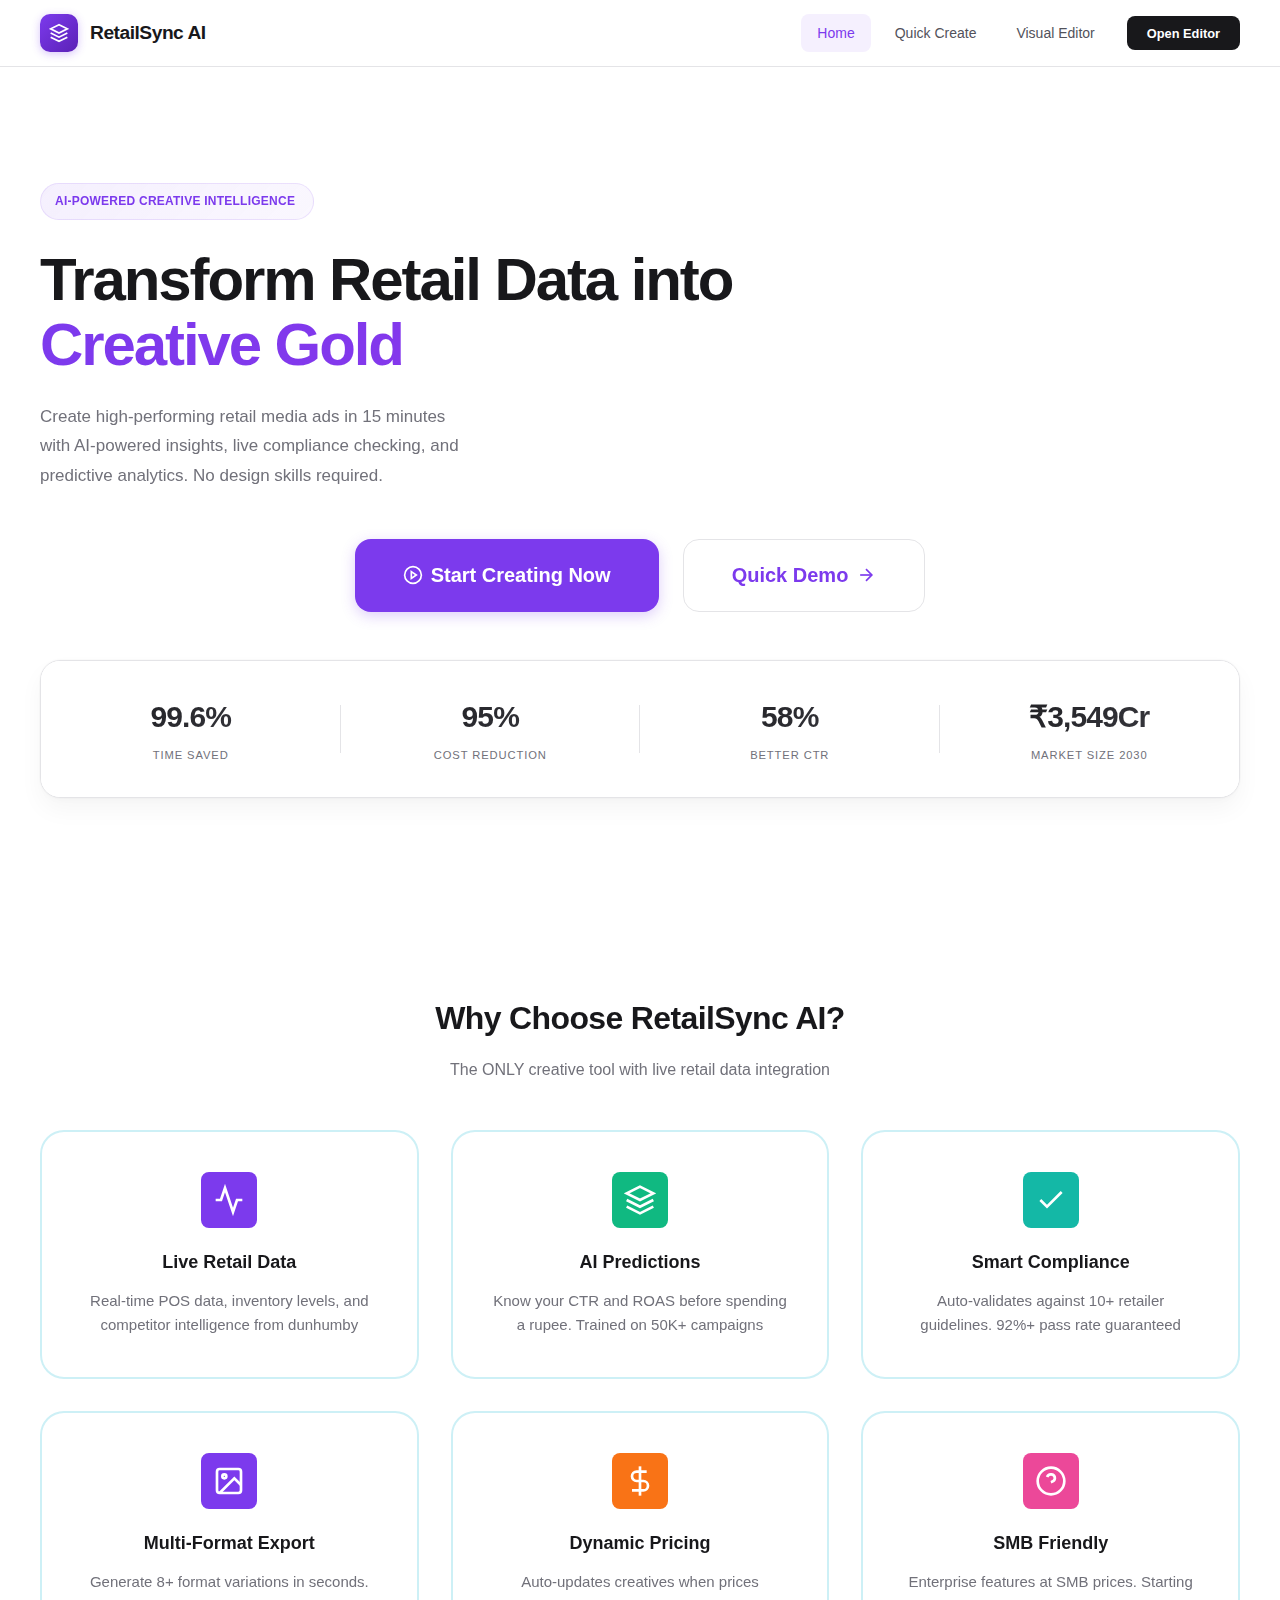
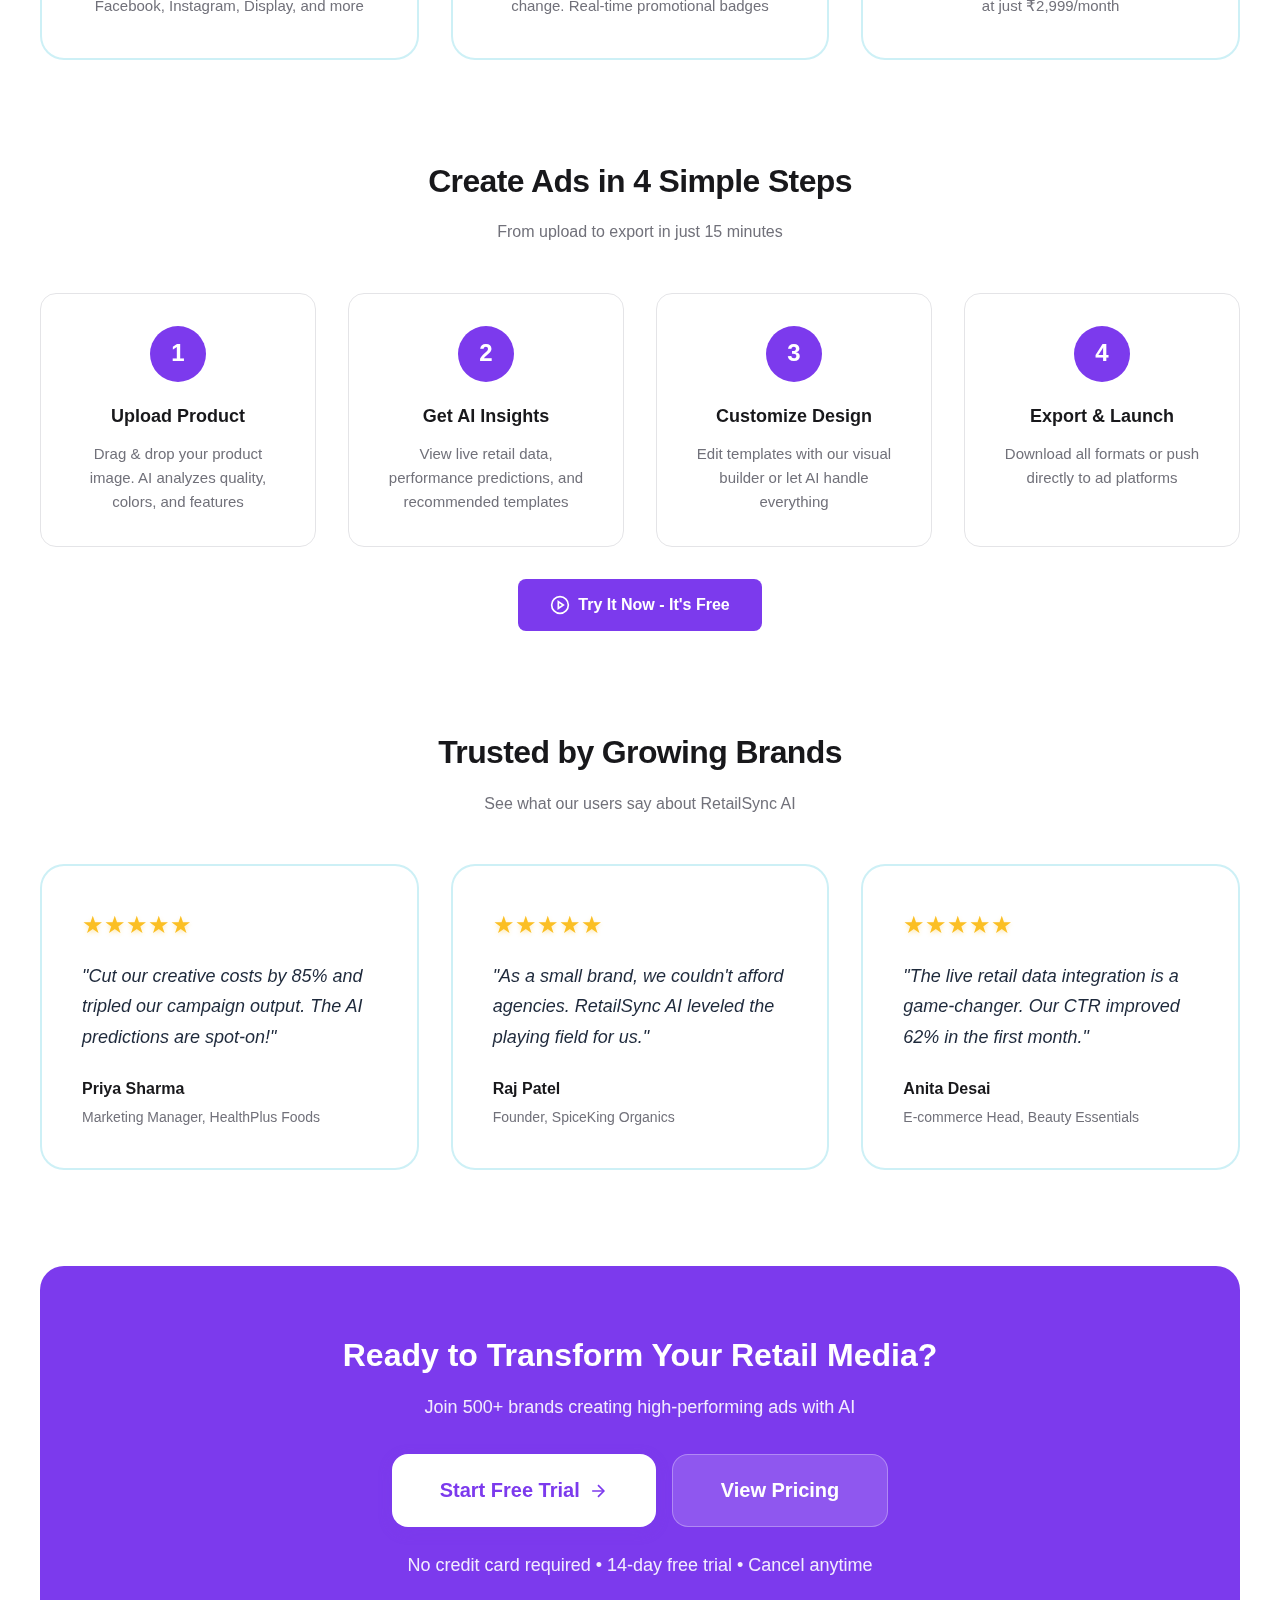
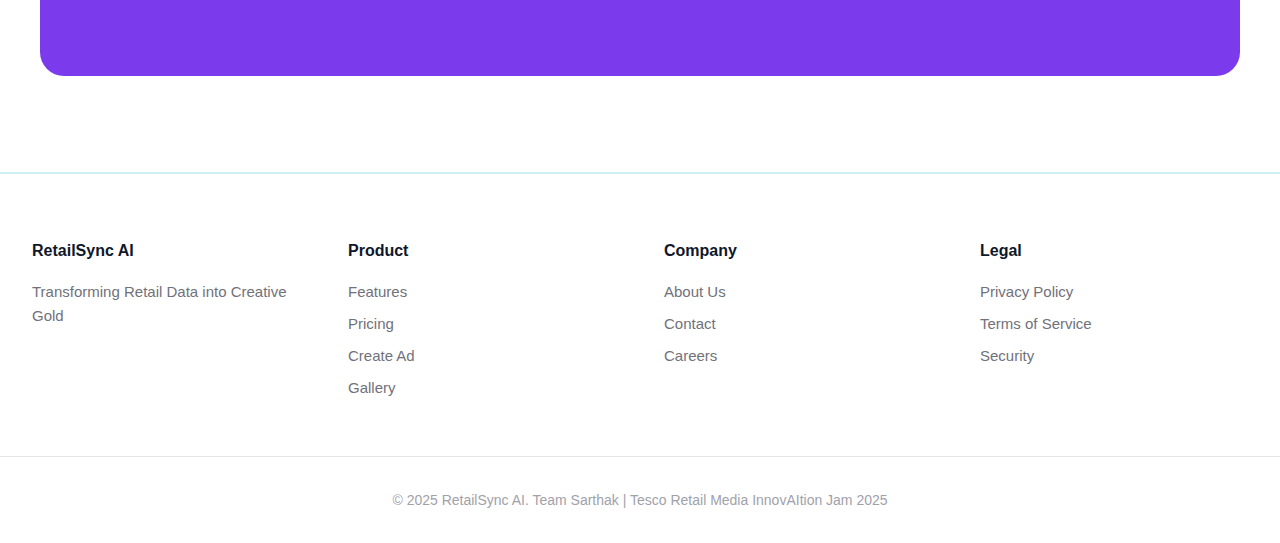
<file: index.html>
<!DOCTYPE html>
<html lang="en">
<head>
    <meta charset="UTF-8">
    <meta name="viewport" content="width=device-width, initial-scale=1.0">
    <title>RetailSync AI Creative Studio - Home</title>
    <link rel="stylesheet" href="style.css">
    <link rel="preconnect" href="https://fonts.googleapis.com">
    <link rel="preconnect" href="https://fonts.gstatic.com" crossorigin>
    <link href="https://fonts.googleapis.com/css2?family=Inter:wght@300;400;500;600;700;800;900&display=swap" rel="stylesheet">
</head>
<body>
    <!-- Animated Background -->
    <div class="animated-bg">
        <div class="bg-gradient"></div>
        <div class="bg-shapes">
            <div class="shape shape-1"></div>
            <div class="shape shape-2"></div>
            <div class="shape shape-3"></div>
        </div>
    </div>

    <!-- Navigation -->
    <nav class="navbar">
        <div class="nav-container">
            <div class="nav-brand">
                <div class="brand-icon">
                    <svg width="32" height="32" viewBox="0 0 24 24" fill="none" stroke="currentColor" stroke-width="2">
                        <path d="M12 2L2 7l10 5 10-5-10-5z"></path>
                        <path d="M2 17l10 5 10-5M2 12l10 5 10-5"></path>
                    </svg>
                </div>
                <span class="brand-text">RetailSync AI</span>
            </div>
            <div class="nav-links">
                <a href="index.html" class="nav-link active">Home</a>
                <a href="create-ad.html" class="nav-link">Quick Create</a>
                <a href="editor.html" class="nav-link">Visual Editor</a>
                <button class="btn-nav" onclick="window.location.href='editor.html'">Open Editor</button>
            </div>
        </div>
    </nav>

    <div class="container">
        <!-- Hero Section -->
        <section class="hero-section">
            <div class="hero-content">
                <div class="hero-badge">
                    <span class="badge-icon">✨</span>
                    <span>AI-Powered Creative Intelligence</span>
                </div>
                <h1 class="hero-title">
                    Transform Retail Data into
                    <span class="gradient-text">Creative Gold</span>
                </h1>
                <p class="hero-subtitle">
                    Create high-performing retail media ads in 15 minutes with AI-powered insights,
                    live compliance checking, and predictive analytics. No design skills required.
                </p>
                
                <!-- CTA Buttons -->
                <div class="hero-cta">
                    <button class="btn-primary-large" onclick="window.location.href='editor.html'">
                        <svg width="20" height="20" viewBox="0 0 24 24" fill="none" stroke="currentColor" stroke-width="2">
                            <circle cx="12" cy="12" r="10"></circle>
                            <polygon points="10 8 16 12 10 16 10 8"></polygon>
                        </svg>
                        Start Creating Now
                    </button>
                    <button class="btn-secondary-large" onclick="window.location.href='create-ad.html'">
                        Quick Demo
                        <svg width="20" height="20" viewBox="0 0 24 24" fill="none" stroke="currentColor" stroke-width="2">
                            <line x1="5" y1="12" x2="19" y2="12"></line>
                            <polyline points="12 5 19 12 12 19"></polyline>
                        </svg>
                    </button>
                </div>
                
                <!-- Stats Bar -->
                <div class="hero-stats">
                    <div class="stat-item">
                        <div class="stat-number">99.6%</div>
                        <div class="stat-label">Time Saved</div>
                    </div>
                    <div class="stat-divider"></div>
                    <div class="stat-item">
                        <div class="stat-number">95%</div>
                        <div class="stat-label">Cost Reduction</div>
                    </div>
                    <div class="stat-divider"></div>
                    <div class="stat-item">
                        <div class="stat-number">58%</div>
                        <div class="stat-label">Better CTR</div>
                    </div>
                    <div class="stat-divider"></div>
                    <div class="stat-item">
                        <div class="stat-number">₹3,549Cr</div>
                        <div class="stat-label">Market Size 2030</div>
                    </div>
                </div>
            </div>
        </section>

        <!-- Features Overview -->
        <section class="features-overview">
            <div class="section-header">
                <h2 class="section-title">Why Choose RetailSync AI?</h2>
                <p class="section-desc">The ONLY creative tool with live retail data integration</p>
            </div>

            <div class="features-grid">
                <div class="feature-card">
                    <div class="feature-icon cyan">
                        <svg width="32" height="32" viewBox="0 0 24 24" fill="none" stroke="white" stroke-width="2">
                            <polyline points="22 12 18 12 15 21 9 3 6 12 2 12"></polyline>
                        </svg>
                    </div>
                    <h3>Live Retail Data</h3>
                    <p>Real-time POS data, inventory levels, and competitor intelligence from dunhumby</p>
                </div>

                <div class="feature-card">
                    <div class="feature-icon green">
                        <svg width="32" height="32" viewBox="0 0 24 24" fill="none" stroke="white" stroke-width="2">
                            <path d="M12 2L2 7l10 5 10-5-10-5z"></path>
                            <path d="M2 17l10 5 10-5M2 12l10 5 10-5"></path>
                        </svg>
                    </div>
                    <h3>AI Predictions</h3>
                    <p>Know your CTR and ROAS before spending a rupee. Trained on 50K+ campaigns</p>
                </div>

                <div class="feature-card">
                    <div class="feature-icon teal">
                        <svg width="32" height="32" viewBox="0 0 24 24" fill="none" stroke="white" stroke-width="2">
                            <polyline points="20 6 9 17 4 12"></polyline>
                        </svg>
                    </div>
                    <h3>Smart Compliance</h3>
                    <p>Auto-validates against 10+ retailer guidelines. 92%+ pass rate guaranteed</p>
                </div>

                <div class="feature-card">
                    <div class="feature-icon purple">
                        <svg width="32" height="32" viewBox="0 0 24 24" fill="none" stroke="white" stroke-width="2">
                            <rect x="3" y="3" width="18" height="18" rx="2" ry="2"></rect>
                            <circle cx="8.5" cy="8.5" r="1.5"></circle>
                            <polyline points="21 15 16 10 5 21"></polyline>
                        </svg>
                    </div>
                    <h3>Multi-Format Export</h3>
                    <p>Generate 8+ format variations in seconds. Facebook, Instagram, Display, and more</p>
                </div>

                <div class="feature-card">
                    <div class="feature-icon orange">
                        <svg width="32" height="32" viewBox="0 0 24 24" fill="none" stroke="white" stroke-width="2">
                            <line x1="12" y1="1" x2="12" y2="23"></line>
                            <path d="M17 5H9.5a3.5 3.5 0 0 0 0 7h5a3.5 3.5 0 0 1 0 7H6"></path>
                        </svg>
                    </div>
                    <h3>Dynamic Pricing</h3>
                    <p>Auto-updates creatives when prices change. Real-time promotional badges</p>
                </div>

                <div class="feature-card">
                    <div class="feature-icon pink">
                        <svg width="32" height="32" viewBox="0 0 24 24" fill="none" stroke="white" stroke-width="2">
                            <circle cx="12" cy="12" r="10"></circle>
                            <path d="M9.09 9a3 3 0 0 1 5.83 1c0 2-3 3-3 3"></path>
                            <line x1="12" y1="17" x2="12.01" y2="17"></line>
                        </svg>
                    </div>
                    <h3>SMB Friendly</h3>
                    <p>Enterprise features at SMB prices. Starting at just ₹2,999/month</p>
                </div>
            </div>
        </section>

        <!-- How It Works -->
        <section class="how-it-works">
            <div class="section-header">
                <h2 class="section-title">Create Ads in 4 Simple Steps</h2>
                <p class="section-desc">From upload to export in just 15 minutes</p>
            </div>

            <div class="steps-grid">
                <div class="step-card">
                    <div class="step-number-large">1</div>
                    <h3>Upload Product</h3>
                    <p>Drag & drop your product image. AI analyzes quality, colors, and features</p>
                </div>

                <div class="step-card">
                    <div class="step-number-large">2</div>
                    <h3>Get AI Insights</h3>
                    <p>View live retail data, performance predictions, and recommended templates</p>
                </div>

                <div class="step-card">
                    <div class="step-number-large">3</div>
                    <h3>Customize Design</h3>
                    <p>Edit templates with our visual builder or let AI handle everything</p>
                </div>

                <div class="step-card">
                    <div class="step-number-large">4</div>
                    <h3>Export & Launch</h3>
                    <p>Download all formats or push directly to ad platforms</p>
                </div>
            </div>

            <div class="cta-center">
                <button class="btn-primary-action" onclick="window.location.href='create-ad.html'">
                    <svg width="20" height="20" viewBox="0 0 24 24" fill="none" stroke="currentColor" stroke-width="2">
                        <circle cx="12" cy="12" r="10"></circle>
                        <polygon points="10 8 16 12 10 16 10 8"></polygon>
                    </svg>
                    Try It Now - It's Free
                </button>
            </div>
        </section>

        <!-- Testimonials -->
        <section class="testimonials">
            <div class="section-header">
                <h2 class="section-title">Trusted by Growing Brands</h2>
                <p class="section-desc">See what our users say about RetailSync AI</p>
            </div>

            <div class="testimonials-grid">
                <div class="testimonial-card">
                    <div class="testimonial-stars">★★★★★</div>
                    <p class="testimonial-text">"Cut our creative costs by 85% and tripled our campaign output. The AI predictions are spot-on!"</p>
                    <div class="testimonial-author">
                        <strong>Priya Sharma</strong>
                        <span>Marketing Manager, HealthPlus Foods</span>
                    </div>
                </div>

                <div class="testimonial-card">
                    <div class="testimonial-stars">★★★★★</div>
                    <p class="testimonial-text">"As a small brand, we couldn't afford agencies. RetailSync AI leveled the playing field for us."</p>
                    <div class="testimonial-author">
                        <strong>Raj Patel</strong>
                        <span>Founder, SpiceKing Organics</span>
                    </div>
                </div>

                <div class="testimonial-card">
                    <div class="testimonial-stars">★★★★★</div>
                    <p class="testimonial-text">"The live retail data integration is a game-changer. Our CTR improved 62% in the first month."</p>
                    <div class="testimonial-author">
                        <strong>Anita Desai</strong>
                        <span>E-commerce Head, Beauty Essentials</span>
                    </div>
                </div>
            </div>
        </section>

        <!-- CTA Section -->
        <section class="final-cta">
            <div class="cta-box">
                <h2>Ready to Transform Your Retail Media?</h2>
                <p>Join 500+ brands creating high-performing ads with AI</p>
                <div class="cta-buttons">
                    <button class="btn-primary-large" onclick="window.location.href='create-ad.html'">
                        Start Free Trial
                        <svg width="20" height="20" viewBox="0 0 24 24" fill="none" stroke="currentColor" stroke-width="2">
                            <line x1="5" y1="12" x2="19" y2="12"></line>
                            <polyline points="12 5 19 12 12 19"></polyline>
                        </svg>
                    </button>
                    <button class="btn-secondary-large" onclick="window.location.href='pricing.html'">
                        View Pricing
                    </button>
                </div>
                <p class="cta-note">No credit card required • 14-day free trial • Cancel anytime</p>
            </div>
        </section>
    </div>

    <!-- Footer -->
    <footer class="footer">
        <div class="footer-content">
            <div class="footer-section">
                <h4>RetailSync AI</h4>
                <p>Transforming Retail Data into Creative Gold</p>
            </div>
            <div class="footer-section">
                <h4>Product</h4>
                <a href="features.html">Features</a>
                <a href="pricing.html">Pricing</a>
                <a href="create-ad.html">Create Ad</a>
                <a href="gallery.html">Gallery</a>
            </div>
            <div class="footer-section">
                <h4>Company</h4>
                <a href="#">About Us</a>
                <a href="#">Contact</a>
                <a href="#">Careers</a>
            </div>
            <div class="footer-section">
                <h4>Legal</h4>
                <a href="#">Privacy Policy</a>
                <a href="#">Terms of Service</a>
                <a href="#">Security</a>
            </div>
        </div>
        <div class="footer-bottom">
            <p>&copy; 2025 RetailSync AI. Team Sarthak | Tesco Retail Media InnovAItion Jam 2025</p>
        </div>
    </footer>

    <script src="app.js"></script>
</body>
</html>
</file>
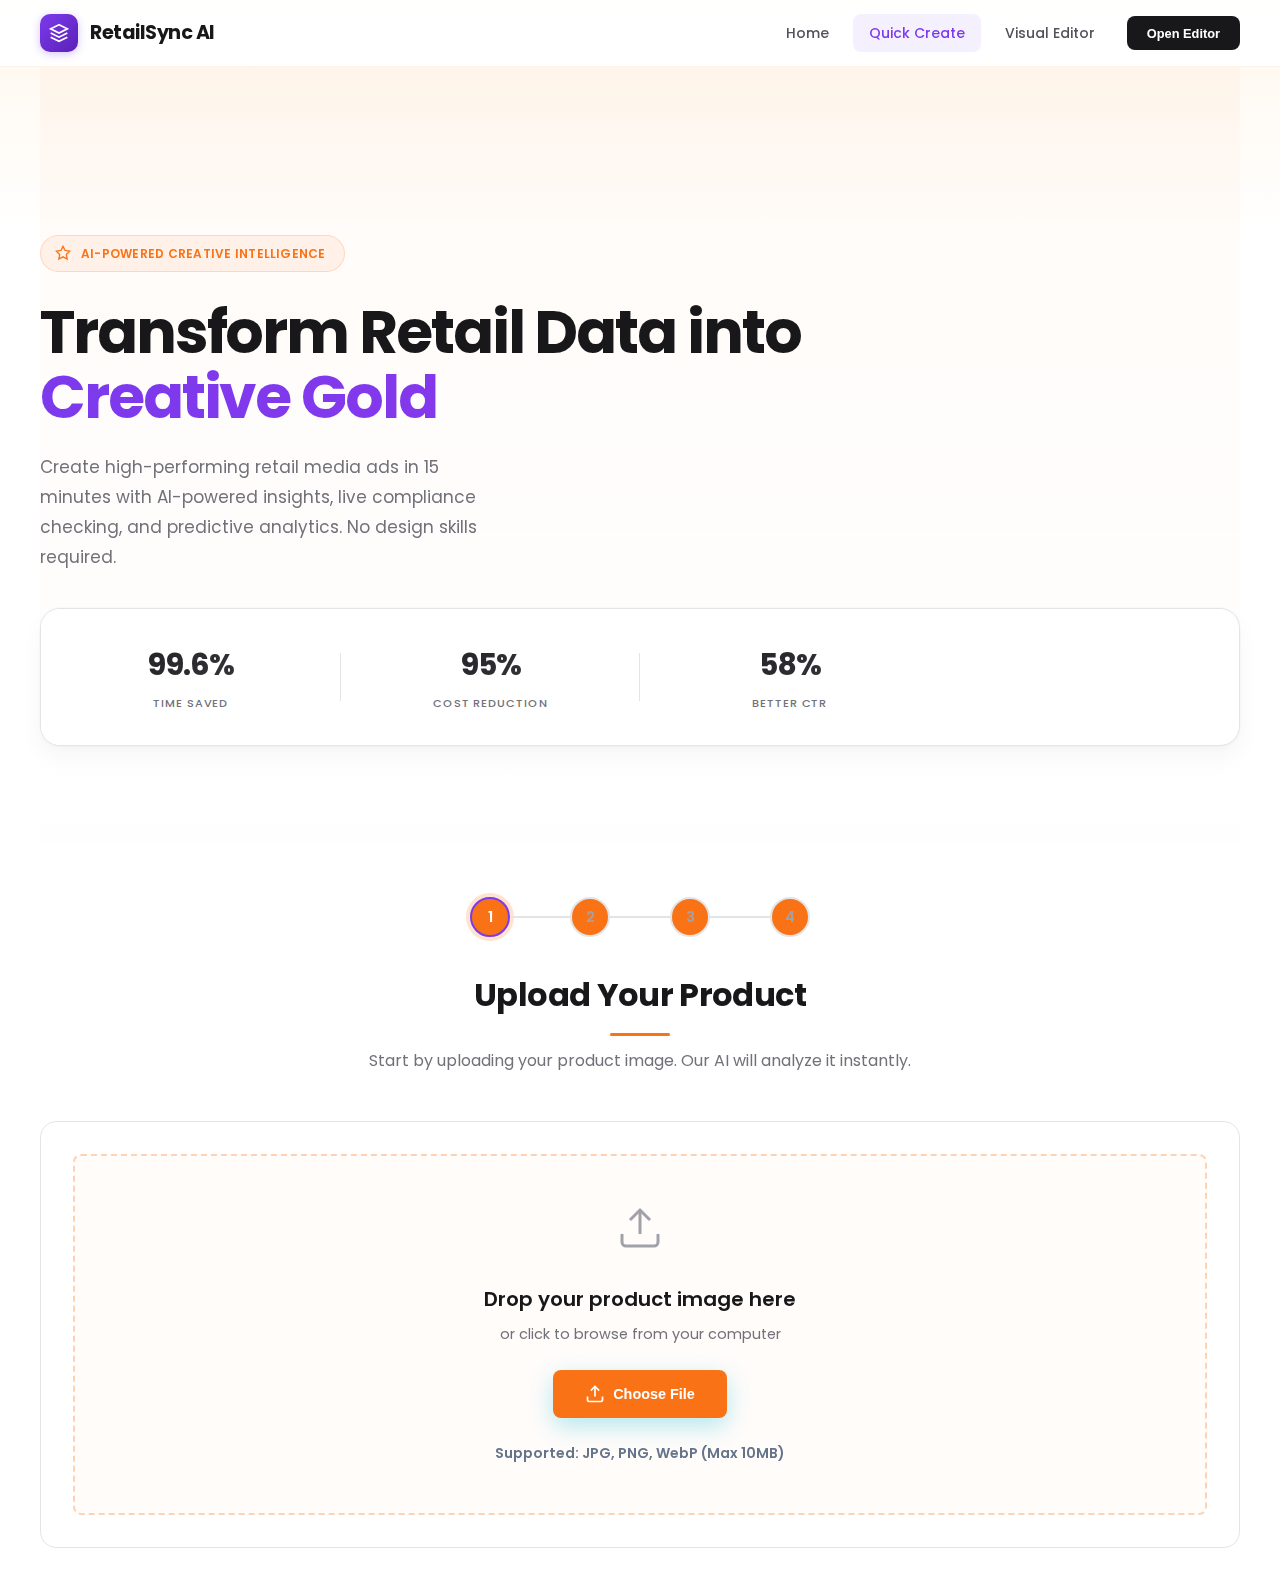
<file: create-ad.html>
<!DOCTYPE html>
<html lang="en">
<head>
    <meta charset="UTF-8">
    <meta name="viewport" content="width=device-width, initial-scale=1.0">
    <title>RetailSync AI Creative Studio - Demo</title>
    <link rel="stylesheet" href="style.css">
    <link rel="preconnect" href="https://fonts.googleapis.com">
    <link rel="preconnect" href="https://fonts.gstatic.com" crossorigin>
    <link href="https://fonts.googleapis.com/css2?family=Poppins:wght@300;400;500;600;700;800&display=swap" rel="stylesheet">
</head>
<body class="theme-orange">
    <!-- Animated Background -->
    <div class="animated-bg">
        <div class="bg-gradient"></div>
        <div class="bg-shapes">
            <div class="shape shape-1"></div>
            <div class="shape shape-2"></div>
            <div class="shape shape-3"></div>
        </div>
    </div>

    <!-- Navigation -->
    <nav class="navbar">
        <div class="nav-container">
            <div class="nav-brand">
                <div class="brand-icon">
                    <svg width="32" height="32" viewBox="0 0 24 24" fill="none" stroke="currentColor" stroke-width="2">
                        <path d="M12 2L2 7l10 5 10-5-10-5z"></path>
                        <path d="M2 17l10 5 10-5M2 12l10 5 10-5"></path>
                    </svg>
                </div>
                <span class="brand-text">RetailSync AI</span>
            </div>
            <div class="nav-links">
                <a href="index.html" class="nav-link">Home</a>
                <a href="create-ad.html" class="nav-link active">Quick Create</a>
                <a href="editor.html" class="nav-link">Visual Editor</a>
                <button class="btn-nav" onclick="window.location.href='editor.html'">Open Editor</button>
            </div>
        </div>
    </nav>

    <div class="container">
        <!-- Hero Section -->
        <section class="hero-section" id="demo">
            <div class="hero-content">
                <div class="hero-badge">
                    <svg width="16" height="16" viewBox="0 0 24 24" fill="none" stroke="currentColor" stroke-width="2">
                        <polygon points="12 2 15.09 8.26 22 9.27 17 14.14 18.18 21.02 12 17.77 5.82 21.02 7 14.14 2 9.27 8.91 8.26 12 2"></polygon>
                    </svg>
                    <span>AI-Powered Creative Intelligence</span>
                </div>
                <h1 class="hero-title">
                    Transform Retail Data into
                    <span class="gradient-text">Creative Gold</span>
                </h1>
                <p class="hero-subtitle">
                    Create high-performing retail media ads in 15 minutes with AI-powered insights,
                    live compliance checking, and predictive analytics. No design skills required.
                </p>
                
                <!-- Stats Bar -->
                <div class="hero-stats">
                    <div class="stat-item">
                        <div class="stat-number">99.6%</div>
                        <div class="stat-label">Time Saved</div>
                    </div>
                    <div class="stat-divider"></div>
                    <div class="stat-item">
                        <div class="stat-number">95%</div>
                        <div class="stat-label">Cost Reduction</div>
                    </div>
                    <div class="stat-divider"></div>
                    <div class="stat-item">
                        <div class="stat-number">58%</div>
                        <div class="stat-label">Better CTR</div>
                    </div>
                </div>
            </div>
        </section>

        <!-- Upload Section -->
        <section class="upload-section" id="uploadSection">
            <div class="section-header">
                <div class="step-indicator">
                    <span class="step-number active">1</span>
                    <span class="step-line"></span>
                    <span class="step-number">2</span>
                    <span class="step-line"></span>
                    <span class="step-number">3</span>
                    <span class="step-line"></span>
                    <span class="step-number">4</span>
                </div>
                <h2 class="section-title">Upload Your Product</h2>
                <p class="section-desc">Start by uploading your product image. Our AI will analyze it instantly.</p>
            </div>

            <div class="upload-card">
                <div class="upload-box" id="uploadBox">
                    <div class="upload-icon">
                        <svg width="80" height="80" viewBox="0 0 24 24" fill="none" stroke="currentColor" stroke-width="1.5">
                            <path d="M21 15v4a2 2 0 0 1-2 2H5a2 2 0 0 1-2-2v-4"></path>
                            <polyline points="17 8 12 3 7 8"></polyline>
                            <line x1="12" y1="3" x2="12" y2="15"></line>
                        </svg>
                    </div>
                    <h3 class="upload-title">Drop your product image here</h3>
                    <p class="upload-desc">or click to browse from your computer</p>
                    <input type="file" id="fileInput" accept="image/*" hidden>
                    <button class="btn-upload" onclick="document.getElementById('fileInput').click()">
                        <svg width="20" height="20" viewBox="0 0 24 24" fill="none" stroke="currentColor" stroke-width="2">
                            <path d="M21 15v4a2 2 0 0 1-2 2H5a2 2 0 0 1-2-2v-4"></path>
                            <polyline points="17 8 12 3 7 8"></polyline>
                            <line x1="12" y1="3" x2="12" y2="15"></line>
                        </svg>
                        Choose File
                    </button>
                    <div class="upload-formats">
                        <span>Supported: JPG, PNG, WebP (Max 10MB)</span>
                    </div>
                </div>
            </div>
        </section>

        <!-- Analysis Section -->
        <section class="analysis-section hidden" id="analysisSection">
            <div class="section-header">
                <div class="step-indicator">
                    <span class="step-number completed"><svg width="12" height="12" viewBox="0 0 24 24" fill="none" stroke="currentColor" stroke-width="3"><polyline points="20 6 9 17 4 12"></polyline></svg></span>
                    <span class="step-line completed"></span>
                    <span class="step-number active">2</span>
                    <span class="step-line"></span>
                    <span class="step-number">3</span>
                    <span class="step-line"></span>
                    <span class="step-number">4</span>
                </div>
                <h2 class="section-title">AI Analysis Complete</h2>
                <p class="section-desc">We've analyzed your product and gathered retail intelligence</p>
            </div>

            <!-- AI Insights Dashboard -->
            <div class="insights-dashboard">
                <!-- Product Info Card -->
                <div class="insight-card glass-card">
                    <div class="card-header">
                        <div class="card-icon" style="background: linear-gradient(135deg, #667eea 0%, #764ba2 100%);">
                            <svg width="24" height="24" viewBox="0 0 24 24" fill="none" stroke="white" stroke-width="2">
                                <rect x="3" y="3" width="18" height="18" rx="2" ry="2"></rect>
                                <circle cx="8.5" cy="8.5" r="1.5"></circle>
                                <polyline points="21 15 16 10 5 21"></polyline>
                            </svg>
                        </div>
                        <h3>Product Intelligence</h3>
                    </div>
                    <div class="card-content">
                        <div class="info-row">
                            <span class="info-label">Product</span>
                            <span class="info-value">Premium Motor Oil</span>
                        </div>
                        <div class="info-row">
                            <span class="info-label">Category</span>
                            <span class="info-value">Automotive Care</span>
                        </div>
                        <div class="info-row">
                            <span class="info-label">Quality Score</span>
                            <span class="info-value">
                                <span class="score-badge excellent">92/100</span>
                            </span>
                        </div>
                        <div class="info-row">
                            <span class="info-label">Image Quality</span>
                            <div class="quality-bar">
                                <div class="quality-fill" style="width: 92%;"></div>
                            </div>
                        </div>
                    </div>
                </div>

                <!-- Color Palette Card -->
                <div class="insight-card glass-card">
                    <div class="card-header">
                        <div class="card-icon" style="background: linear-gradient(135deg, #f093fb 0%, #f5576c 100%);">
                            <svg width="24" height="24" viewBox="0 0 24 24" fill="none" stroke="white" stroke-width="2">
                                <circle cx="12" cy="12" r="10"></circle>
                                <path d="M12 2v20M2 12h20"></path>
                            </svg>
                        </div>
                        <h3>Brand Colors</h3>
                    </div>
                    <div class="card-content">
                        <div class="color-palette-modern">
                            <div class="color-item">
                                <div class="color-swatch" style="background: #FFD700;"></div>
                                <span class="color-code">#FFD700</span>
                            </div>
                            <div class="color-item">
                                <div class="color-swatch" style="background: #1A1A1A;"></div>
                                <span class="color-code">#1A1A1A</span>
                            </div>
                            <div class="color-item">
                                <div class="color-swatch" style="background: #E63946;"></div>
                                <span class="color-code">#E63946</span>
                            </div>
                            <div class="color-item">
                                <div class="color-swatch" style="background: #F1F1F1;"></div>
                                <span class="color-code">#F1F1F1</span>
                            </div>
                        </div>
                        <div class="color-recommendation">
                            <svg width="16" height="16" viewBox="0 0 24 24" fill="none" stroke="#10b981" stroke-width="2">
                                <path d="M22 11.08V12a10 10 0 1 1-5.93-9.14"></path>
                                <polyline points="22 4 12 14.01 9 11.01"></polyline>
                            </svg>
                            <span>Colors optimized for retail media</span>
                        </div>
                    </div>
                </div>

                <!-- Retail Insights Card -->
                <div class="insight-card glass-card">
                    <div class="card-header">
                        <div class="card-icon" style="background: linear-gradient(135deg, #4facfe 0%, #00f2fe 100%);">
                            <svg width="24" height="24" viewBox="0 0 24 24" fill="none" stroke="white" stroke-width="2">
                                <line x1="12" y1="1" x2="12" y2="23"></line>
                                <path d="M17 5H9.5a3.5 3.5 0 0 0 0 7h5a3.5 3.5 0 0 1 0 7H6"></path>
                            </svg>
                        </div>
                        <h3>Live Retail Data</h3>
                        <span class="live-badge">
                            <span class="live-dot"></span>
                            LIVE
                        </span>
                    </div>
                    <div class="card-content">
                        <div class="info-row">
                            <span class="info-label">Peak Sales Time</span>
                            <span class="info-value">Weekends 5-7 PM</span>
                        </div>
                        <div class="info-row">
                            <span class="info-label">Top Region</span>
                            <span class="info-value">Maharashtra Urban</span>
                        </div>
                        <div class="info-row">
                            <span class="info-label">Stock Level</span>
                            <span class="info-value">
                                <span class="stock-badge low">
                                    <svg width="14" height="14" viewBox="0 0 24 24" fill="none" stroke="currentColor" stroke-width="2">
                                        <circle cx="12" cy="12" r="10"></circle>
                                        <line x1="12" y1="8" x2="12" y2="12"></line>
                                        <line x1="12" y1="16" x2="12.01" y2="16"></line>
                                    </svg>
                                    23 units left
                                </span>
                            </span>
                        </div>
                    </div>
                </div>

                <!-- Performance Prediction Card -->
                <div class="insight-card glass-card prediction-card">
                    <div class="card-header">
                        <div class="card-icon" style="background: linear-gradient(135deg, #fa709a 0%, #fee140 100%);">
                            <svg width="24" height="24" viewBox="0 0 24 24" fill="none" stroke="white" stroke-width="2">
                                <polyline points="22 12 18 12 15 21 9 3 6 12 2 12"></polyline>
                            </svg>
                        </div>
                        <h3>Performance Prediction</h3>
                        <span class="confidence-badge">87% Confidence</span>
                    </div>
                    <div class="card-content">
                        <div class="prediction-main">
                            <div class="prediction-metric">
                                <span class="metric-label">Predicted CTR</span>
                                <span class="metric-value-large">1.9%</span>
                                <span class="metric-comparison positive">
                                    <svg width="16" height="16" viewBox="0 0 24 24" fill="none" stroke="currentColor" stroke-width="2">
                                        <polyline points="18 15 12 9 6 15"></polyline>
                                    </svg>
                                    58% above avg
                                </span>
                            </div>
                            <div class="prediction-metric">
                                <span class="metric-label">Predicted ROAS</span>
                                <span class="metric-value-large">₹4.50</span>
                                <span class="metric-comparison positive">
                                    <svg width="16" height="16" viewBox="0 0 24 24" fill="none" stroke="currentColor" stroke-width="2">
                                        <polyline points="18 15 12 9 6 15"></polyline>
                                    </svg>
                                    per ₹1 spent
                                </span>
                            </div>
                        </div>
                        <div class="performance-rating">
                            <div class="rating-stars">
                                <span class="star filled">★</span>
                                <span class="star filled">★</span>
                                <span class="star filled">★</span>
                                <span class="star">★</span>
                                <span class="star">★</span>
                            </div>
                            <span class="rating-text">Excellent Performance Expected</span>
                        </div>
                    </div>
                </div>
            </div>
        </section>

        <!-- Templates Section -->
        <section class="templates-section hidden" id="templatesSection">
            <div class="section-header">
                <div class="step-indicator">
                    <span class="step-number completed"><svg width="12" height="12" viewBox="0 0 24 24" fill="none" stroke="currentColor" stroke-width="3"><polyline points="20 6 9 17 4 12"></polyline></svg></span>
                    <span class="step-line completed"></span>
                    <span class="step-number completed"><svg width="12" height="12" viewBox="0 0 24 24" fill="none" stroke="currentColor" stroke-width="3"><polyline points="20 6 9 17 4 12"></polyline></svg></span>
                    <span class="step-line completed"></span>
                    <span class="step-number active">3</span>
                    <span class="step-line"></span>
                    <span class="step-number">4</span>
                </div>
                <h2 class="section-title">AI-Recommended Templates</h2>
                <p class="section-desc">Top 3 proven templates optimized for your product category</p>
            </div>

            <div class="templates-grid">
                <!-- Template 1 -->
                <div class="template-card-modern">
                    <div class="template-badge best">
                        <svg width="14" height="14" viewBox="0 0 24 24" fill="none" stroke="currentColor" stroke-width="2">
                            <polygon points="12 2 15.09 8.26 22 9.27 17 14.14 18.18 21.02 12 17.77 5.82 21.02 7 14.14 2 9.27 8.91 8.26 12 2"></polygon>
                        </svg>
                        Best Performer
                    </div>
                    <div class="template-preview-modern">
                        <img src="assets/t1.png" alt="Template 1" onerror="this.src='data:image/svg+xml,%3Csvg xmlns=%22http://www.w3.org/2000/svg%22 width=%22400%22 height=%22400%22%3E%3Crect fill=%22%23667eea%22 width=%22400%22 height=%22400%22/%3E%3Ctext x=%2250%25%22 y=%2250%25%22 font-size=%2224%22 fill=%22white%22 text-anchor=%22middle%22 dy=%22.3em%22%3ETemplate 1%3C/text%3E%3C/svg%3E'">
                    </div>
                    <div class="template-info-modern">
                        <h4>Minimalist Pro</h4>
                        <p class="template-description">Clean design that highlights your product with maximum impact</p>
                        <div class="template-metrics">
                            <div class="metric-chip">
                                <svg width="14" height="14" viewBox="0 0 24 24" fill="none" stroke="currentColor" stroke-width="2">
                                    <path d="M20.59 13.41l-7.17 7.17a2 2 0 0 1-2.83 0L2 12V2h10l8.59 8.59a2 2 0 0 1 0 2.82z"></path>
                                    <line x1="7" y1="7" x2="7.01" y2="7"></line>
                                </svg>
                                2.3% CTR
                            </div>
                            <div class="metric-chip">
                                <svg width="14" height="14" viewBox="0 0 24 24" fill="none" stroke="currentColor" stroke-width="2">
                                    <path d="M17 21v-2a4 4 0 0 0-4-4H5a4 4 0 0 0-4 4v2"></path>
                                    <circle cx="9" cy="7" r="4"></circle>
                                    <path d="M23 21v-2a4 4 0 0 0-3-3.87"></path>
                                    <path d="M16 3.13a4 4 0 0 1 0 7.75"></path>
                                </svg>
                                47 brands
                            </div>
                            <div class="metric-chip">
                                <svg width="14" height="14" viewBox="0 0 24 24" fill="none" stroke="currentColor" stroke-width="2">
                                    <line x1="12" y1="1" x2="12" y2="23"></line>
                                    <path d="M17 5H9.5a3.5 3.5 0 0 0 0 7h5a3.5 3.5 0 0 1 0 7H6"></path>
                                </svg>
                                ₹12L revenue
                            </div>
                        </div>
                        <button class="btn-template" onclick="selectTemplate(1)">
                            Select Template
                            <svg width="16" height="16" viewBox="0 0 24 24" fill="none" stroke="currentColor" stroke-width="2">
                                <line x1="5" y1="12" x2="19" y2="12"></line>
                                <polyline points="12 5 19 12 12 19"></polyline>
                            </svg>
                        </button>
                    </div>
                </div>

                <!-- Template 2 -->
                <div class="template-card-modern">
                    <div class="template-badge recommended">
                        <svg width="14" height="14" viewBox="0 0 24 24" fill="none" stroke="currentColor" stroke-width="2">
                            <path d="M12 2l3.09 6.26L22 9.27l-5 4.87 1.18 6.88L12 17.77l-6.18 3.25L7 14.14 2 9.27l6.91-1.01L12 2z"></path>
                        </svg>
                        AI Recommended
                    </div>
                    <div class="template-preview-modern">
                        <img src="assets/t2.png" alt="Template 2" onerror="this.src='data:image/svg+xml,%3Csvg xmlns=%22http://www.w3.org/2000/svg%22 width=%22400%22 height=%22400%22%3E%3Crect fill=%22%23f093fb%22 width=%22400%22 height=%22400%22/%3E%3Ctext x=%2250%25%22 y=%2250%25%22 font-size=%2224%22 fill=%22white%22 text-anchor=%22middle%22 dy=%22.3em%22%3ETemplate 2%3C/text%3E%3C/svg%3E'">
                    </div>
                    <div class="template-info-modern">
                        <h4>Bold Impact</h4>
                        <p class="template-description">Eye-catching design with strong visual hierarchy and contrast</p>
                        <div class="template-metrics">
                            <div class="metric-chip">
                                <svg width="14" height="14" viewBox="0 0 24 24" fill="none" stroke="currentColor" stroke-width="2">
                                    <path d="M20.59 13.41l-7.17 7.17a2 2 0 0 1-2.83 0L2 12V2h10l8.59 8.59a2 2 0 0 1 0 2.82z"></path>
                                    <line x1="7" y1="7" x2="7.01" y2="7"></line>
                                </svg>
                                2.8% CTR
                            </div>
                            <div class="metric-chip">
                                <svg width="14" height="14" viewBox="0 0 24 24" fill="none" stroke="currentColor" stroke-width="2">
                                    <polyline points="22 12 18 12 15 21 9 3 6 12 2 12"></polyline>
                                </svg>
                                Best in category
                            </div>
                        </div>
                        <button class="btn-template" onclick="selectTemplate(2)">
                            Select Template
                            <svg width="16" height="16" viewBox="0 0 24 24" fill="none" stroke="currentColor" stroke-width="2">
                                <line x1="5" y1="12" x2="19" y2="12"></line>
                                <polyline points="12 5 19 12 12 19"></polyline>
                            </svg>
                        </button>
                    </div>
                </div>

                <!-- Template 3 -->
                <div class="template-card-modern">
                    <div class="template-preview-modern">
                        <img src="assets/t3.png" alt="Template 3" onerror="this.src='data:image/svg+xml,%3Csvg xmlns=%22http://www.w3.org/2000/svg%22 width=%22400%22 height=%22400%22%3E%3Crect fill=%22%234facfe%22 width=%22400%22 height=%22400%22/%3E%3Ctext x=%2250%25%22 y=%2250%25%22 font-size=%2224%22 fill=%22white%22 text-anchor=%22middle%22 dy=%22.3em%22%3ETemplate 3%3C/text%3E%3C/svg%3E'">
                    </div>
                    <div class="template-info-modern">
                        <h4>Premium Elite</h4>
                        <p class="template-description">Sophisticated layout perfect for premium product positioning</p>
                        <div class="template-metrics">
                            <div class="metric-chip">
                                <svg width="14" height="14" viewBox="0 0 24 24" fill="none" stroke="currentColor" stroke-width="2">
                                    <path d="M20.59 13.41l-7.17 7.17a2 2 0 0 1-2.83 0L2 12V2h10l8.59 8.59a2 2 0 0 1 0 2.82z"></path>
                                    <line x1="7" y1="7" x2="7.01" y2="7"></line>
                                </svg>
                                2.1% CTR
                            </div>
                            <div class="metric-chip">
                                <svg width="14" height="14" viewBox="0 0 24 24" fill="none" stroke="currentColor" stroke-width="2">
                                    <polyline points="23 6 13.5 15.5 8.5 10.5 1 18"></polyline>
                                    <polyline points="17 6 23 6 23 12"></polyline>
                                </svg>
                                High conversion
                            </div>
                        </div>
                        <button class="btn-template" onclick="selectTemplate(3)">
                            Select Template
                            <svg width="16" height="16" viewBox="0 0 24 24" fill="none" stroke="currentColor" stroke-width="2">
                                <line x1="5" y1="12" x2="19" y2="12"></line>
                                <polyline points="12 5 19 12 12 19"></polyline>
                            </svg>
                        </button>
                    </div>
                </div>
            </div>
        </section>

        <!-- Final Ad Section -->
        <section class="final-section hidden" id="finalAdSection">
            <div class="section-header">
                <div class="step-indicator">
                    <span class="step-number completed"><svg width="12" height="12" viewBox="0 0 24 24" fill="none" stroke="currentColor" stroke-width="3"><polyline points="20 6 9 17 4 12"></polyline></svg></span>
                    <span class="step-line completed"></span>
                    <span class="step-number completed"><svg width="12" height="12" viewBox="0 0 24 24" fill="none" stroke="currentColor" stroke-width="3"><polyline points="20 6 9 17 4 12"></polyline></svg></span>
                    <span class="step-line completed"></span>
                    <span class="step-number completed"><svg width="12" height="12" viewBox="0 0 24 24" fill="none" stroke="currentColor" stroke-width="3"><polyline points="20 6 9 17 4 12"></polyline></svg></span>
                    <span class="step-line completed"></span>
                    <span class="step-number active">4</span>
                </div>
                <h2 class="section-title">Your Ad is Ready</h2>
                <p class="section-desc">AI-optimized creative ready for multi-platform deployment</p>
            </div>

            <div class="final-content">
                <!-- Main Preview -->
                <div class="final-preview-container">
                    <div class="compliance-indicator">
                        <div class="compliance-score">
                            <div class="score-circle">
                                <svg width="120" height="120">
                                    <circle cx="60" cy="60" r="54" fill="none" stroke="#e5e7eb" stroke-width="8"/>
                                    <circle cx="60" cy="60" r="54" fill="none" stroke="url(#gradient)" stroke-width="8" 
                                            stroke-dasharray="339.292" stroke-dashoffset="27" stroke-linecap="round"
                                            transform="rotate(-90 60 60)"/>
                                    <defs>
                                        <linearGradient id="gradient" x1="0%" y1="0%" x2="100%" y2="100%">
                                            <stop offset="0%" style="stop-color:#10b981;stop-opacity:1" />
                                            <stop offset="100%" style="stop-color:#34d399;stop-opacity:1" />
                                        </linearGradient>
                                    </defs>
                                </svg>
                                <div class="score-text">
                                    <span class="score-number">92</span>
                                    <span class="score-label">Score</span>
                                </div>
                            </div>
                            <div class="compliance-details">
                                <h4>Compliance Check</h4>
                                <div class="compliance-item pass">
                                    <svg width="16" height="16" viewBox="0 0 24 24" fill="none" stroke="currentColor" stroke-width="2">
                                        <polyline points="20 6 9 17 4 12"></polyline>
                                    </svg>
                                    <span>Logo placement perfect</span>
                                </div>
                                <div class="compliance-item pass">
                                    <svg width="16" height="16" viewBox="0 0 24 24" fill="none" stroke="currentColor" stroke-width="2">
                                        <polyline points="20 6 9 17 4 12"></polyline>
                                    </svg>
                                    <span>Color palette approved</span>
                                </div>
                                <div class="compliance-item pass">
                                    <svg width="16" height="16" viewBox="0 0 24 24" fill="none" stroke="currentColor" stroke-width="2">
                                        <polyline points="20 6 9 17 4 12"></polyline>
                                    </svg>
                                    <span>Text hierarchy optimal</span>
                                </div>
                            </div>
                        </div>
                    </div>

                    <div class="final-preview">
                        <video controls autoplay loop muted style="width: 100%; height: 100%; object-fit: cover; border-radius: 12px;">
                            <source src="assets/ad2.mp4" type="video/mp4">
                            Your browser does not support the video tag.
                        </video>
                    </div>
                </div>

                <!-- Multi-Format Showcase -->
                <div class="format-showcase">
                    <h3>Export to Multiple Formats</h3>
                    <div class="format-grid">
                        <div class="format-item">
                            <div class="format-icon">
                                <svg width="32" height="32" viewBox="0 0 24 24" fill="none" stroke="white" stroke-width="2">
                                    <rect x="2" y="2" width="20" height="20" rx="2.18" ry="2.18"></rect>
                                    <line x1="7" y1="2" x2="7" y2="22"></line>
                                    <line x1="17" y1="2" x2="17" y2="22"></line>
                                    <line x1="2" y1="12" x2="22" y2="12"></line>
                                    <line x1="2" y1="7" x2="7" y2="7"></line>
                                    <line x1="2" y1="17" x2="7" y2="17"></line>
                                    <line x1="17" y1="17" x2="22" y2="17"></line>
                                    <line x1="17" y1="7" x2="22" y2="7"></line>
                                </svg>
                            </div>
                            <h4>Facebook Feed</h4>
                            <p class="format-size">1200×1200</p>
                        </div>
                        <div class="format-item">
                            <div class="format-icon">
                                <svg width="32" height="32" viewBox="0 0 24 24" fill="none" stroke="white" stroke-width="2">
                                    <rect x="5" y="2" width="14" height="20" rx="2" ry="2"></rect>
                                    <line x1="12" y1="18" x2="12.01" y2="18"></line>
                                </svg>
                            </div>
                            <h4>Instagram Story</h4>
                            <p class="format-size">1080×1920</p>
                        </div>
                        <div class="format-item">
                            <div class="format-icon">
                                <svg width="32" height="32" viewBox="0 0 24 24" fill="none" stroke="white" stroke-width="2">
                                    <rect x="2" y="7" width="20" height="10" rx="2" ry="2"></rect>
                                    <line x1="2" y1="13" x2="22" y2="13"></line>
                                </svg>
                            </div>
                            <h4>Display Ad</h4>
                            <p class="format-size">728×90</p>
                        </div>
                        <div class="format-item">
                            <div class="format-icon">
                                <svg width="32" height="32" viewBox="0 0 24 24" fill="none" stroke="white" stroke-width="2">
                                    <path d="M16 8a6 6 0 0 1 6 6v7h-4v-7a2 2 0 0 0-2-2 2 2 0 0 0-2 2v7h-4v-7a6 6 0 0 1 6-6z"></path>
                                    <rect x="2" y="9" width="4" height="12"></rect>
                                    <circle cx="4" cy="4" r="2"></circle>
                                </svg>
                            </div>
                            <h4>LinkedIn Post</h4>
                            <p class="format-size">1200×627</p>
                        </div>
                    </div>
                </div>

                <!-- Action Buttons -->
                <div class="action-buttons">
                    <button class="btn-primary-action" onclick="exportAllFormats()">
                        <svg width="20" height="20" viewBox="0 0 24 24" fill="none" stroke="currentColor" stroke-width="2">
                            <path d="M21 15v4a2 2 0 0 1-2 2H5a2 2 0 0 1-2-2v-4"></path>
                            <polyline points="7 10 12 15 17 10"></polyline>
                            <line x1="12" y1="15" x2="12" y2="3"></line>
                        </svg>
                        Export All Formats
                    </button>
                    <button class="btn-secondary-action" onclick="resetDemo()">
                        <svg width="20" height="20" viewBox="0 0 24 24" fill="none" stroke="currentColor" stroke-width="2">
                            <polyline points="1 4 1 10 7 10"></polyline>
                            <polyline points="23 20 23 14 17 14"></polyline>
                            <path d="M20.49 9A9 9 0 0 0 5.64 5.64L1 10m22 4l-4.64 4.36A9 9 0 0 1 3.51 15"></path>
                        </svg>
                        Create New Ad
                    </button>
                </div>
            </div>
        </section>
    </div>

    <!-- Retail Data API -->
    <script src="retail-data.js"></script>
    <script src="app.js"></script>
</body>
</html>
</file>
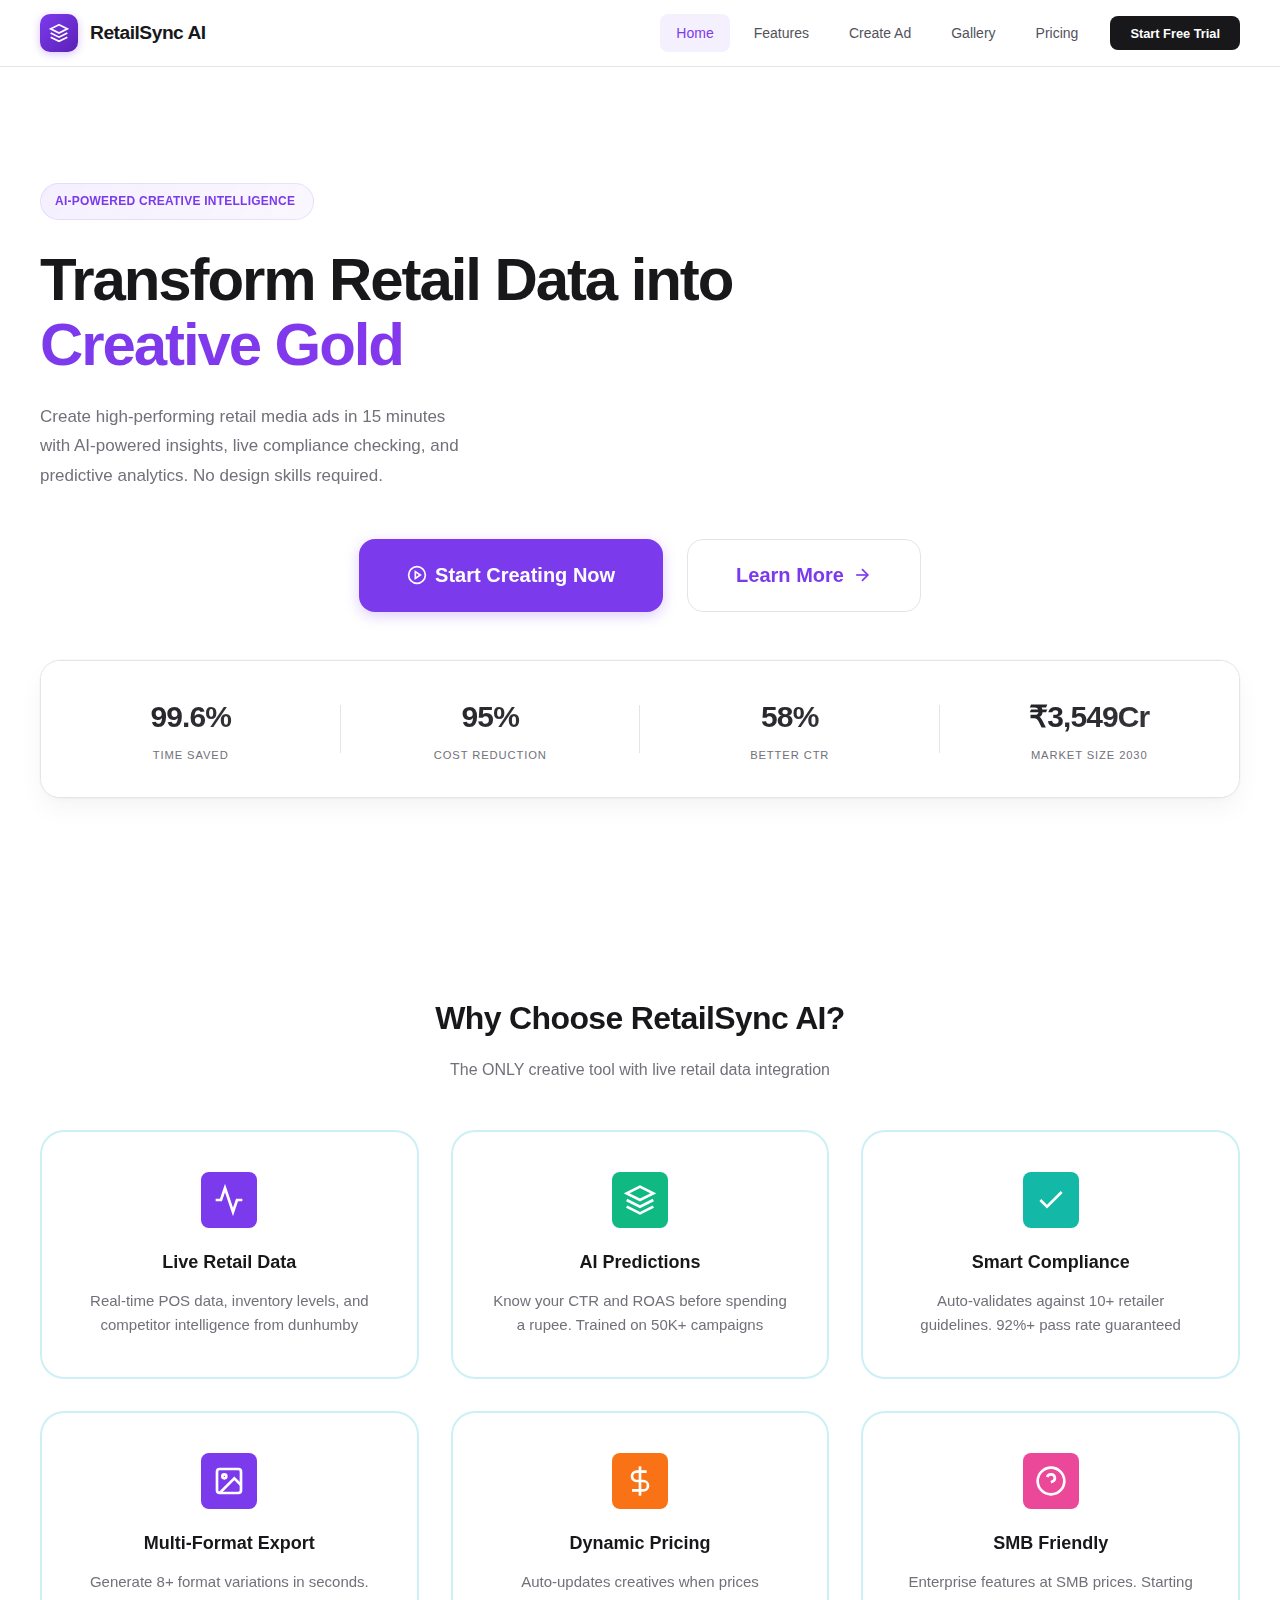
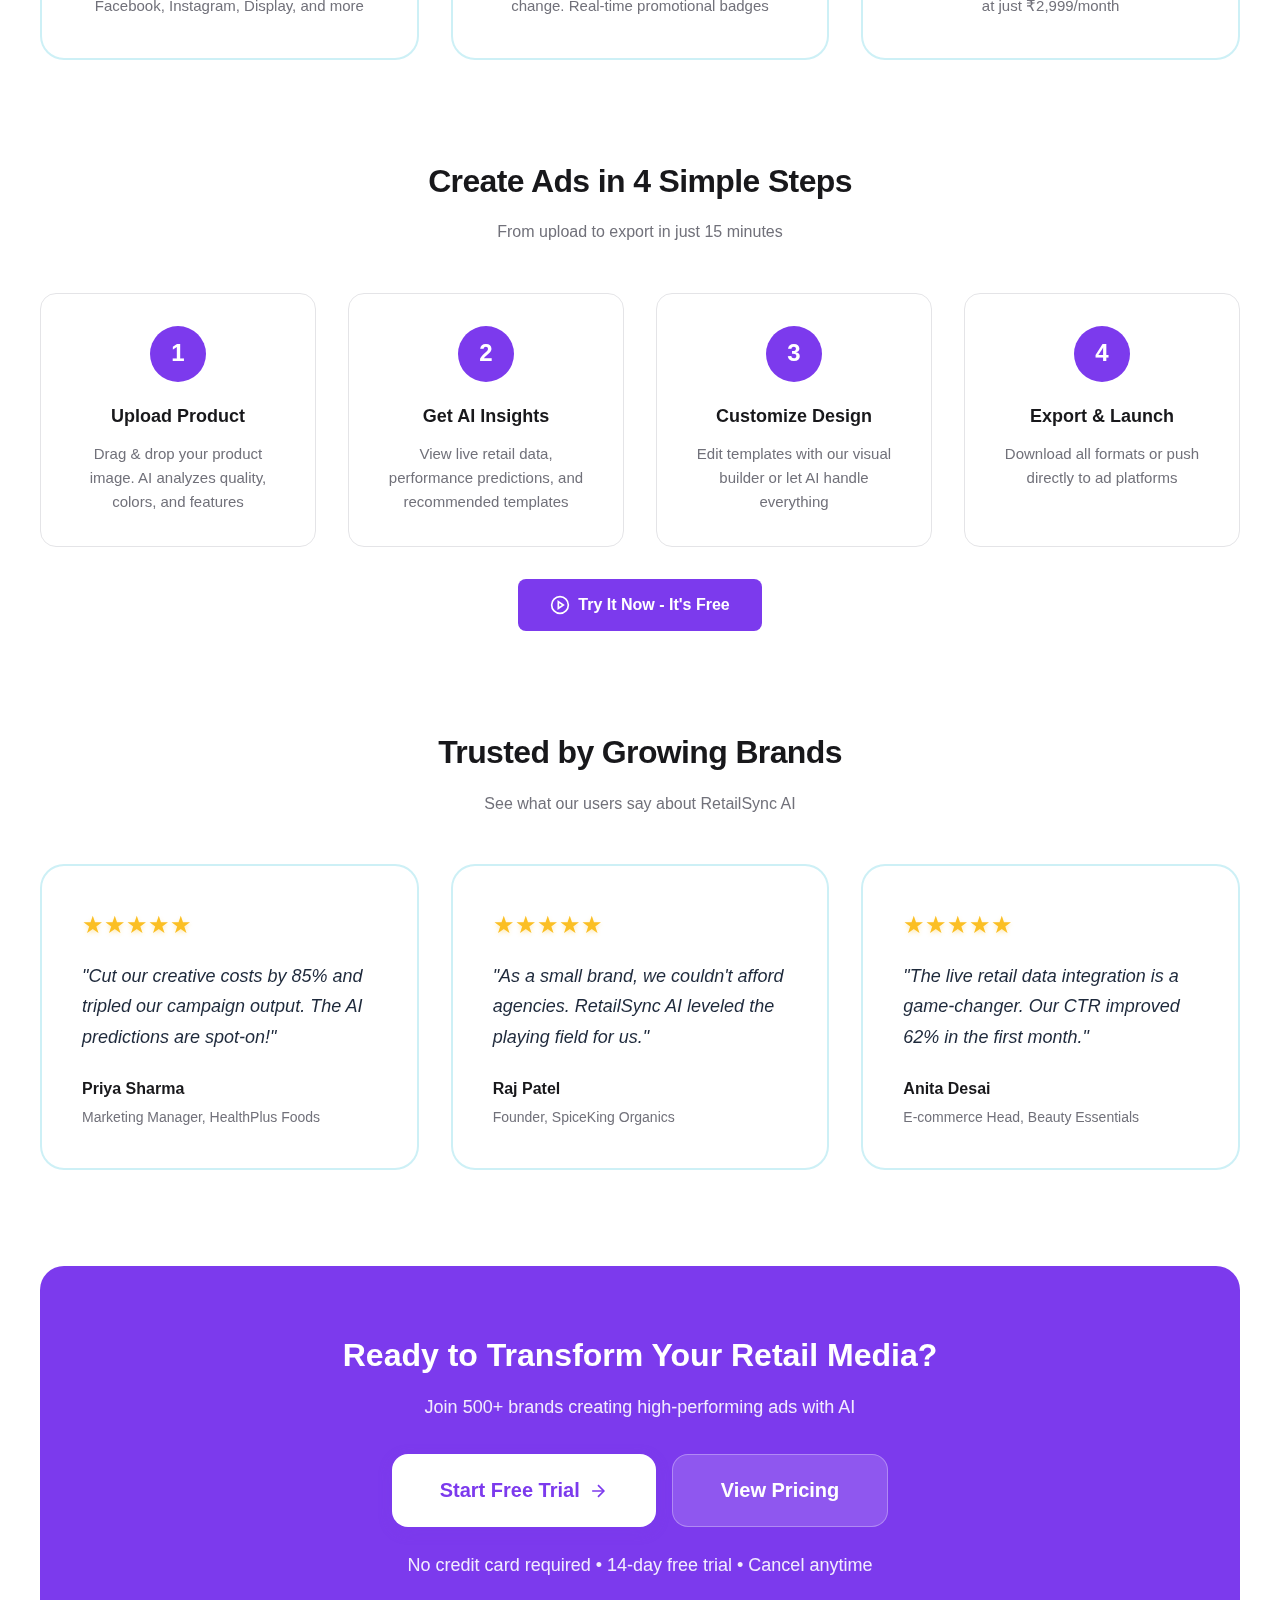
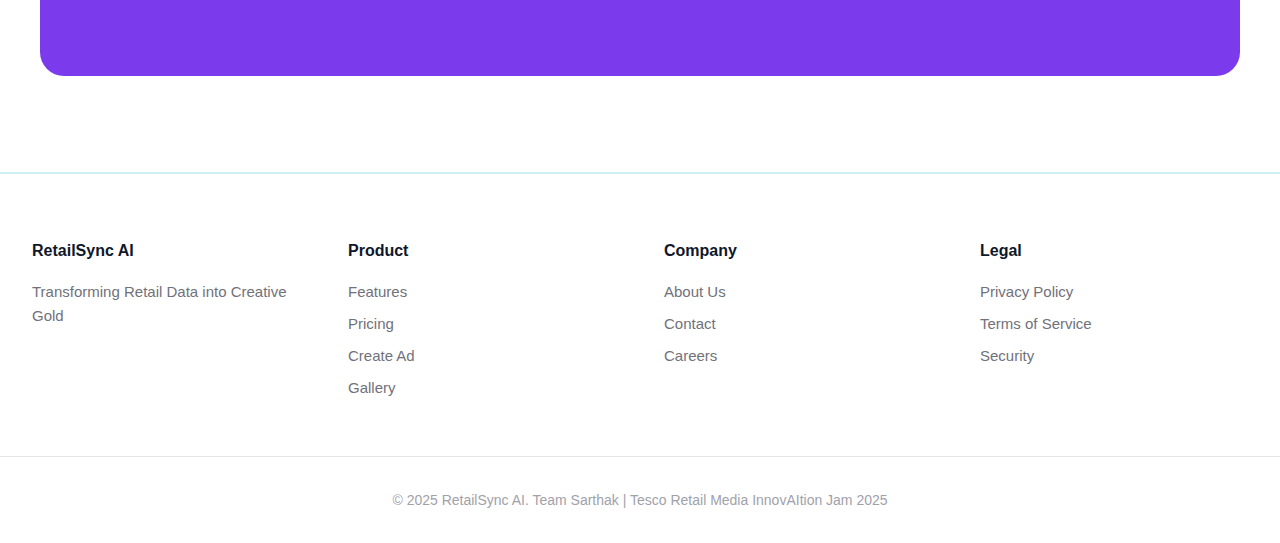
<file: home.html>
<!DOCTYPE html>
<html lang="en">
<head>
    <meta charset="UTF-8">
    <meta name="viewport" content="width=device-width, initial-scale=1.0">
    <title>RetailSync AI Creative Studio - Home</title>
    <link rel="stylesheet" href="style.css">
    <link rel="preconnect" href="https://fonts.googleapis.com">
    <link rel="preconnect" href="https://fonts.gstatic.com" crossorigin>
    <link href="https://fonts.googleapis.com/css2?family=Inter:wght@300;400;500;600;700;800;900&display=swap" rel="stylesheet">
</head>
<body>
    <!-- Animated Background -->
    <div class="animated-bg">
        <div class="bg-gradient"></div>
        <div class="bg-shapes">
            <div class="shape shape-1"></div>
            <div class="shape shape-2"></div>
            <div class="shape shape-3"></div>
        </div>
    </div>

    <!-- Navigation -->
    <nav class="navbar">
        <div class="nav-container">
            <div class="nav-brand">
                <div class="brand-icon">
                    <svg width="32" height="32" viewBox="0 0 24 24" fill="none" stroke="currentColor" stroke-width="2">
                        <path d="M12 2L2 7l10 5 10-5-10-5z"></path>
                        <path d="M2 17l10 5 10-5M2 12l10 5 10-5"></path>
                    </svg>
                </div>
                <span class="brand-text">RetailSync AI</span>
            </div>
            <div class="nav-links">
                <a href="index.html" class="nav-link active">Home</a>
                <a href="features.html" class="nav-link">Features</a>
                <a href="create-ad.html" class="nav-link">Create Ad</a>
                <a href="gallery.html" class="nav-link">Gallery</a>
                <a href="pricing.html" class="nav-link">Pricing</a>
                <button class="btn-nav" onclick="window.location.href='create-ad.html'">Start Free Trial</button>
            </div>
        </div>
    </nav>

    <div class="container">
        <!-- Hero Section -->
        <section class="hero-section">
            <div class="hero-content">
                <div class="hero-badge">
                    <span class="badge-icon">✨</span>
                    <span>AI-Powered Creative Intelligence</span>
                </div>
                <h1 class="hero-title">
                    Transform Retail Data into
                    <span class="gradient-text">Creative Gold</span>
                </h1>
                <p class="hero-subtitle">
                    Create high-performing retail media ads in 15 minutes with AI-powered insights,
                    live compliance checking, and predictive analytics. No design skills required.
                </p>
                
                <!-- CTA Buttons -->
                <div class="hero-cta">
                    <button class="btn-primary-large" onclick="window.location.href='create-ad.html'">
                        <svg width="20" height="20" viewBox="0 0 24 24" fill="none" stroke="currentColor" stroke-width="2">
                            <circle cx="12" cy="12" r="10"></circle>
                            <polygon points="10 8 16 12 10 16 10 8"></polygon>
                        </svg>
                        Start Creating Now
                    </button>
                    <button class="btn-secondary-large" onclick="window.location.href='features.html'">
                        Learn More
                        <svg width="20" height="20" viewBox="0 0 24 24" fill="none" stroke="currentColor" stroke-width="2">
                            <line x1="5" y1="12" x2="19" y2="12"></line>
                            <polyline points="12 5 19 12 12 19"></polyline>
                        </svg>
                    </button>
                </div>
                
                <!-- Stats Bar -->
                <div class="hero-stats">
                    <div class="stat-item">
                        <div class="stat-number">99.6%</div>
                        <div class="stat-label">Time Saved</div>
                    </div>
                    <div class="stat-divider"></div>
                    <div class="stat-item">
                        <div class="stat-number">95%</div>
                        <div class="stat-label">Cost Reduction</div>
                    </div>
                    <div class="stat-divider"></div>
                    <div class="stat-item">
                        <div class="stat-number">58%</div>
                        <div class="stat-label">Better CTR</div>
                    </div>
                    <div class="stat-divider"></div>
                    <div class="stat-item">
                        <div class="stat-number">₹3,549Cr</div>
                        <div class="stat-label">Market Size 2030</div>
                    </div>
                </div>
            </div>
        </section>

        <!-- Features Overview -->
        <section class="features-overview">
            <div class="section-header">
                <h2 class="section-title">Why Choose RetailSync AI?</h2>
                <p class="section-desc">The ONLY creative tool with live retail data integration</p>
            </div>

            <div class="features-grid">
                <div class="feature-card">
                    <div class="feature-icon cyan">
                        <svg width="32" height="32" viewBox="0 0 24 24" fill="none" stroke="white" stroke-width="2">
                            <polyline points="22 12 18 12 15 21 9 3 6 12 2 12"></polyline>
                        </svg>
                    </div>
                    <h3>Live Retail Data</h3>
                    <p>Real-time POS data, inventory levels, and competitor intelligence from dunhumby</p>
                </div>

                <div class="feature-card">
                    <div class="feature-icon green">
                        <svg width="32" height="32" viewBox="0 0 24 24" fill="none" stroke="white" stroke-width="2">
                            <path d="M12 2L2 7l10 5 10-5-10-5z"></path>
                            <path d="M2 17l10 5 10-5M2 12l10 5 10-5"></path>
                        </svg>
                    </div>
                    <h3>AI Predictions</h3>
                    <p>Know your CTR and ROAS before spending a rupee. Trained on 50K+ campaigns</p>
                </div>

                <div class="feature-card">
                    <div class="feature-icon teal">
                        <svg width="32" height="32" viewBox="0 0 24 24" fill="none" stroke="white" stroke-width="2">
                            <polyline points="20 6 9 17 4 12"></polyline>
                        </svg>
                    </div>
                    <h3>Smart Compliance</h3>
                    <p>Auto-validates against 10+ retailer guidelines. 92%+ pass rate guaranteed</p>
                </div>

                <div class="feature-card">
                    <div class="feature-icon purple">
                        <svg width="32" height="32" viewBox="0 0 24 24" fill="none" stroke="white" stroke-width="2">
                            <rect x="3" y="3" width="18" height="18" rx="2" ry="2"></rect>
                            <circle cx="8.5" cy="8.5" r="1.5"></circle>
                            <polyline points="21 15 16 10 5 21"></polyline>
                        </svg>
                    </div>
                    <h3>Multi-Format Export</h3>
                    <p>Generate 8+ format variations in seconds. Facebook, Instagram, Display, and more</p>
                </div>

                <div class="feature-card">
                    <div class="feature-icon orange">
                        <svg width="32" height="32" viewBox="0 0 24 24" fill="none" stroke="white" stroke-width="2">
                            <line x1="12" y1="1" x2="12" y2="23"></line>
                            <path d="M17 5H9.5a3.5 3.5 0 0 0 0 7h5a3.5 3.5 0 0 1 0 7H6"></path>
                        </svg>
                    </div>
                    <h3>Dynamic Pricing</h3>
                    <p>Auto-updates creatives when prices change. Real-time promotional badges</p>
                </div>

                <div class="feature-card">
                    <div class="feature-icon pink">
                        <svg width="32" height="32" viewBox="0 0 24 24" fill="none" stroke="white" stroke-width="2">
                            <circle cx="12" cy="12" r="10"></circle>
                            <path d="M9.09 9a3 3 0 0 1 5.83 1c0 2-3 3-3 3"></path>
                            <line x1="12" y1="17" x2="12.01" y2="17"></line>
                        </svg>
                    </div>
                    <h3>SMB Friendly</h3>
                    <p>Enterprise features at SMB prices. Starting at just ₹2,999/month</p>
                </div>
            </div>
        </section>

        <!-- How It Works -->
        <section class="how-it-works">
            <div class="section-header">
                <h2 class="section-title">Create Ads in 4 Simple Steps</h2>
                <p class="section-desc">From upload to export in just 15 minutes</p>
            </div>

            <div class="steps-grid">
                <div class="step-card">
                    <div class="step-number-large">1</div>
                    <h3>Upload Product</h3>
                    <p>Drag & drop your product image. AI analyzes quality, colors, and features</p>
                </div>

                <div class="step-card">
                    <div class="step-number-large">2</div>
                    <h3>Get AI Insights</h3>
                    <p>View live retail data, performance predictions, and recommended templates</p>
                </div>

                <div class="step-card">
                    <div class="step-number-large">3</div>
                    <h3>Customize Design</h3>
                    <p>Edit templates with our visual builder or let AI handle everything</p>
                </div>

                <div class="step-card">
                    <div class="step-number-large">4</div>
                    <h3>Export & Launch</h3>
                    <p>Download all formats or push directly to ad platforms</p>
                </div>
            </div>

            <div class="cta-center">
                <button class="btn-primary-action" onclick="window.location.href='create-ad.html'">
                    <svg width="20" height="20" viewBox="0 0 24 24" fill="none" stroke="currentColor" stroke-width="2">
                        <circle cx="12" cy="12" r="10"></circle>
                        <polygon points="10 8 16 12 10 16 10 8"></polygon>
                    </svg>
                    Try It Now - It's Free
                </button>
            </div>
        </section>

        <!-- Testimonials -->
        <section class="testimonials">
            <div class="section-header">
                <h2 class="section-title">Trusted by Growing Brands</h2>
                <p class="section-desc">See what our users say about RetailSync AI</p>
            </div>

            <div class="testimonials-grid">
                <div class="testimonial-card">
                    <div class="testimonial-stars">★★★★★</div>
                    <p class="testimonial-text">"Cut our creative costs by 85% and tripled our campaign output. The AI predictions are spot-on!"</p>
                    <div class="testimonial-author">
                        <strong>Priya Sharma</strong>
                        <span>Marketing Manager, HealthPlus Foods</span>
                    </div>
                </div>

                <div class="testimonial-card">
                    <div class="testimonial-stars">★★★★★</div>
                    <p class="testimonial-text">"As a small brand, we couldn't afford agencies. RetailSync AI leveled the playing field for us."</p>
                    <div class="testimonial-author">
                        <strong>Raj Patel</strong>
                        <span>Founder, SpiceKing Organics</span>
                    </div>
                </div>

                <div class="testimonial-card">
                    <div class="testimonial-stars">★★★★★</div>
                    <p class="testimonial-text">"The live retail data integration is a game-changer. Our CTR improved 62% in the first month."</p>
                    <div class="testimonial-author">
                        <strong>Anita Desai</strong>
                        <span>E-commerce Head, Beauty Essentials</span>
                    </div>
                </div>
            </div>
        </section>

        <!-- CTA Section -->
        <section class="final-cta">
            <div class="cta-box">
                <h2>Ready to Transform Your Retail Media?</h2>
                <p>Join 500+ brands creating high-performing ads with AI</p>
                <div class="cta-buttons">
                    <button class="btn-primary-large" onclick="window.location.href='create-ad.html'">
                        Start Free Trial
                        <svg width="20" height="20" viewBox="0 0 24 24" fill="none" stroke="currentColor" stroke-width="2">
                            <line x1="5" y1="12" x2="19" y2="12"></line>
                            <polyline points="12 5 19 12 12 19"></polyline>
                        </svg>
                    </button>
                    <button class="btn-secondary-large" onclick="window.location.href='pricing.html'">
                        View Pricing
                    </button>
                </div>
                <p class="cta-note">No credit card required • 14-day free trial • Cancel anytime</p>
            </div>
        </section>
    </div>

    <!-- Footer -->
    <footer class="footer">
        <div class="footer-content">
            <div class="footer-section">
                <h4>RetailSync AI</h4>
                <p>Transforming Retail Data into Creative Gold</p>
            </div>
            <div class="footer-section">
                <h4>Product</h4>
                <a href="features.html">Features</a>
                <a href="pricing.html">Pricing</a>
                <a href="create-ad.html">Create Ad</a>
                <a href="gallery.html">Gallery</a>
            </div>
            <div class="footer-section">
                <h4>Company</h4>
                <a href="#">About Us</a>
                <a href="#">Contact</a>
                <a href="#">Careers</a>
            </div>
            <div class="footer-section">
                <h4>Legal</h4>
                <a href="#">Privacy Policy</a>
                <a href="#">Terms of Service</a>
                <a href="#">Security</a>
            </div>
        </div>
        <div class="footer-bottom">
            <p>&copy; 2025 RetailSync AI. Team Sarthak | Tesco Retail Media InnovAItion Jam 2025</p>
        </div>
    </footer>

    <script src="app.js"></script>
</body>
</html>
</file>
<file: style.css>
* {
    margin: 0;
    padding: 0;
    box-sizing: border-box;
}

:root {
    /* Premium Color System */
    --primary: #7c3aed;
    --primary-light: #a78bfa;
    --primary-dark: #5b21b6;
    --primary-subtle: rgba(124, 58, 237, 0.04);
    --primary-tint: rgba(124, 58, 237, 0.08);
    
    --accent: #f97316;
    --accent-light: #fb923c;
    --accent-subtle: rgba(249, 115, 22, 0.04);
    --accent-tint: rgba(249, 115, 22, 0.08);
    
    /* Refined Neutrals */
    --white: #ffffff;
    --gray-50: #fafafa;
    --gray-100: #f4f4f5;
    --gray-200: #e4e4e7;
    --gray-300: #d4d4d8;
    --gray-400: #a1a1aa;
    --gray-500: #71717a;
    --gray-600: #52525b;
    --gray-700: #3f3f46;
    --gray-800: #27272a;
    --gray-900: #18181b;
    
    /* Semantic */
    --success: #10b981;
    --warning: #f59e0b;
    --danger: #ef4444;
    --info: #3b82f6;
    
    /* Text */
    --text-primary: #18181b;
    --text-secondary: #52525b;
    --text-muted: #71717a;
    
    /* Premium Shadows */
    --shadow-xs: 0 1px 2px rgba(0, 0, 0, 0.03);
    --shadow-sm: 0 1px 3px rgba(0, 0, 0, 0.04), 0 1px 2px rgba(0, 0, 0, 0.02);
    --shadow: 0 4px 6px -1px rgba(0, 0, 0, 0.05), 0 2px 4px -1px rgba(0, 0, 0, 0.03);
    --shadow-md: 0 10px 15px -3px rgba(0, 0, 0, 0.06), 0 4px 6px -2px rgba(0, 0, 0, 0.03);
    --shadow-lg: 0 20px 25px -5px rgba(0, 0, 0, 0.07), 0 10px 10px -5px rgba(0, 0, 0, 0.02);
    --shadow-xl: 0 25px 50px -12px rgba(0, 0, 0, 0.15);
    --shadow-glow: 0 0 40px rgba(124, 58, 237, 0.15);
    
    /* Border Radius */
    --radius-xs: 4px;
    --radius-sm: 6px;
    --radius: 8px;
    --radius-md: 12px;
    --radius-lg: 16px;
    --radius-xl: 24px;
    --radius-2xl: 32px;
    
    /* Transitions */
    --ease-out: cubic-bezier(0.16, 1, 0.3, 1);
    --ease-in-out: cubic-bezier(0.65, 0, 0.35, 1);
}

/* Smooth scrolling */
html {
    scroll-behavior: smooth;
}

body {
    font-family: 'Poppins', -apple-system, BlinkMacSystemFont, 'Segoe UI', sans-serif;
    background: var(--white);
    color: var(--text-primary);
    line-height: 1.6;
    overflow-x: hidden;
    min-height: 100vh;
    font-size: 15px;
    -webkit-font-smoothing: antialiased;
    -moz-osx-font-smoothing: grayscale;
}

/* Selection Style */
::selection {
    background: rgba(124, 58, 237, 0.15);
    color: var(--primary-dark);
}

/* =====================================
   PAGE THEME VARIANTS
   ===================================== */

/* Violet Theme */
body.theme-violet {
    background: #ffffff;
    position: relative;
}

body.theme-violet::before {
    content: '';
    position: fixed;
    top: 0;
    left: 0;
    right: 0;
    height: 70vh;
    background: linear-gradient(180deg, 
        rgba(124, 58, 237, 0.03) 0%,
        rgba(124, 58, 237, 0.01) 50%,
        transparent 100%
    );
    pointer-events: none;
    z-index: 0;
}

body.theme-violet .hero-section {
    background: transparent;
}

body.theme-violet .footer,
body.theme-violet footer {
    background: linear-gradient(180deg, transparent 0%, rgba(249, 115, 22, 0.03) 100%);
}

body.theme-violet .navbar {
    background: rgba(255, 255, 255, 0.8);
    backdrop-filter: blur(20px);
    -webkit-backdrop-filter: blur(20px);
    border-bottom: 1px solid rgba(124, 58, 237, 0.08);
}

body.theme-violet .feature-card,
body.theme-violet .step-card,
body.theme-violet .glass-card {
    border-color: var(--gray-200);
}

body.theme-violet .feature-card:hover,
body.theme-violet .step-card:hover,
body.theme-violet .glass-card:hover {
    border-color: rgba(124, 58, 237, 0.2);
    box-shadow: var(--shadow-lg), 0 0 0 1px rgba(124, 58, 237, 0.05);
}

body.theme-violet .section-title::after {
    content: '';
    display: block;
    width: 48px;
    height: 3px;
    background: linear-gradient(90deg, var(--primary), var(--primary-light));
    margin: 1rem auto 0;
    border-radius: 2px;
}

/* Orange Theme - For create-ad.html */
body.theme-orange {
    background: linear-gradient(180deg, #fff7ed 0%, #ffffff 15%, #ffffff 100%);
}

body.theme-orange .hero-section {
    background: linear-gradient(180deg, rgba(249, 115, 22, 0.03) 0%, transparent 100%);
}

body.theme-orange .navbar {
    background: rgba(255, 255, 255, 0.95);
    border-bottom: 1px solid rgba(249, 115, 22, 0.1);
}

body.theme-orange .upload-box {
    border-color: rgba(249, 115, 22, 0.3);
    background: rgba(249, 115, 22, 0.02);
}

body.theme-orange .upload-box:hover {
    border-color: var(--accent);
    background: rgba(249, 115, 22, 0.04);
}

body.theme-orange .btn-upload,
body.theme-orange .btn-primary-large,
body.theme-orange .btn-primary-action {
    background: var(--accent);
}

body.theme-orange .btn-upload:hover,
body.theme-orange .btn-primary-large:hover,
body.theme-orange .btn-primary-action:hover {
    background: #ea580c;
}

body.theme-orange .glass-card,
body.theme-orange .step-card {
    border-color: rgba(249, 115, 22, 0.1);
}

body.theme-orange .glass-card:hover,
body.theme-orange .step-card:hover {
    border-color: rgba(249, 115, 22, 0.25);
    box-shadow: 0 8px 24px rgba(249, 115, 22, 0.08);
}

body.theme-orange .step-number,
body.theme-orange .step-number-large {
    background: var(--accent);
}

body.theme-orange .step-number.active {
    background: var(--accent);
    box-shadow: 0 0 0 4px rgba(249, 115, 22, 0.2);
}

body.theme-orange .section-title::after {
    content: '';
    display: block;
    width: 60px;
    height: 3px;
    background: var(--accent);
    margin: 0.75rem auto 0;
    border-radius: 2px;
}

body.theme-orange .gradient-text {
    color: var(--accent);
}

body.theme-orange .hero-badge {
    background: rgba(249, 115, 22, 0.08);
    border-color: rgba(249, 115, 22, 0.2);
    color: var(--accent);
}

body.theme-orange .hero-badge svg {
    color: var(--accent);
}

/* Clean Background - No Animated Shapes */
.animated-bg {
    position: fixed;
    top: 0;
    left: 0;
    width: 100%;
    height: 100%;
    z-index: -1;
    background: transparent;
}

.bg-gradient {
    display: none;
}

.bg-shapes {
    display: none;
}

.shape {
    display: none;
}

/* Navigation - Clean White */
.navbar {
    position: sticky;
    top: 0;
    background: var(--white);
    border-bottom: 1px solid var(--gray-200);
    z-index: 1000;
    padding: 0.875rem 0;
}

.nav-container {
    max-width: 1280px;
    margin: 0 auto;
    padding: 0 2.5rem;
    display: flex;
    justify-content: space-between;
    align-items: center;
}

.nav-brand {
    display: flex;
    align-items: center;
    gap: 0.75rem;
}

.brand-icon {
    width: 38px;
    height: 38px;
    background: linear-gradient(135deg, var(--primary) 0%, var(--primary-dark) 100%);
    border-radius: 10px;
    display: flex;
    align-items: center;
    justify-content: center;
    box-shadow: 0 2px 8px rgba(124, 58, 237, 0.3);
}

.brand-icon svg {
    color: white;
    width: 20px;
    height: 20px;
}

.brand-text {
    font-size: 1.2rem;
    font-weight: 700;
    color: var(--gray-900);
    letter-spacing: -0.025em;
}

.nav-links {
    display: flex;
    align-items: center;
    gap: 0.5rem;
}

.nav-link {
    color: var(--gray-600);
    text-decoration: none;
    font-weight: 500;
    font-size: 0.875rem;
    padding: 0.5rem 1rem;
    border-radius: var(--radius);
    transition: all 0.2s var(--ease-out);
    position: relative;
}

.nav-link:hover {
    color: var(--primary);
    background: rgba(124, 58, 237, 0.05);
}

.nav-link.active {
    color: var(--primary);
    background: rgba(124, 58, 237, 0.08);
}

.btn-nav {
    padding: 0.6rem 1.25rem;
    background: var(--gray-900);
    color: white;
    border: none;
    border-radius: var(--radius);
    font-weight: 600;
    font-size: 0.8rem;
    cursor: pointer;
    transition: all 0.25s var(--ease-out);
    margin-left: 0.5rem;
}

.btn-nav:hover {
    background: var(--primary);
    transform: translateY(-1px);
    box-shadow: 0 4px 12px rgba(124, 58, 237, 0.25);
}

/* Container */
.container {
    max-width: 1280px;
    margin: 0 auto;
    padding: 0 2.5rem;
    position: relative;
    z-index: 1;
}

/* Hero Section - World-Class Design */
.hero-section {
    padding: 5rem 0 4rem;
    min-height: calc(100vh - 70px);
    display: flex;
    flex-direction: column;
    justify-content: center;
}

.hero-grid {
    display: grid;
    grid-template-columns: 1fr 1.15fr;
    gap: 5rem;
    align-items: center;
    margin-bottom: 4rem;
}

.hero-content {
    text-align: left;
}

.hero-badge {
    display: inline-flex;
    align-items: center;
    gap: 0.625rem;
    background: linear-gradient(135deg, rgba(124, 58, 237, 0.08) 0%, rgba(124, 58, 237, 0.04) 100%);
    border: 1px solid rgba(124, 58, 237, 0.12);
    padding: 0.5rem 1.125rem 0.5rem 0.875rem;
    border-radius: 100px;
    color: var(--primary);
    font-size: 0.75rem;
    font-weight: 600;
    margin-bottom: 1.75rem;
    letter-spacing: 0.02em;
    text-transform: uppercase;
}

.badge-dot {
    width: 6px;
    height: 6px;
    background: var(--primary);
    border-radius: 50%;
    animation: pulse-glow 2s infinite;
    box-shadow: 0 0 0 0 rgba(124, 58, 237, 0.4);
}

@keyframes pulse-glow {
    0%, 100% { 
        opacity: 1; 
        transform: scale(1);
        box-shadow: 0 0 0 0 rgba(124, 58, 237, 0.4);
    }
    50% { 
        opacity: 0.8; 
        transform: scale(1.1);
        box-shadow: 0 0 0 4px rgba(124, 58, 237, 0);
    }
}

.badge-icon {
    display: none;
}

.hero-title {
    font-size: 3.75rem;
    font-weight: 700;
    line-height: 1.08;
    color: var(--gray-900);
    margin-bottom: 1.5rem;
    letter-spacing: -0.035em;
}

.gradient-text {
    background: linear-gradient(135deg, var(--primary) 0%, #9333ea 50%, var(--accent) 100%);
    -webkit-background-clip: text;
    -webkit-text-fill-color: transparent;
    background-clip: text;
    display: block;
    background-size: 200% 200%;
    animation: gradient-shift 8s ease infinite;
}

@keyframes gradient-shift {
    0%, 100% { background-position: 0% 50%; }
    50% { background-position: 100% 50%; }
}

.gradient-text::after {
    display: none;
}

.hero-subtitle {
    font-size: 1.0625rem;
    color: var(--gray-500);
    max-width: 440px;
    line-height: 1.75;
    font-weight: 400;
    margin-bottom: 2.25rem;
}

/* Hero CTA - Premium Buttons */
.hero-cta {
    display: flex;
    gap: 0.875rem;
    margin-bottom: 3rem;
}

.btn-primary-large {
    display: inline-flex;
    align-items: center;
    gap: 0.5rem;
    padding: 0.875rem 1.5rem;
    background: linear-gradient(135deg, var(--primary) 0%, var(--primary-dark) 100%);
    color: white;
    border: none;
    border-radius: var(--radius);
    font-weight: 600;
    font-size: 0.875rem;
    cursor: pointer;
    transition: all 0.3s var(--ease-out);
    box-shadow: 0 4px 14px rgba(124, 58, 237, 0.25), 0 0 0 0 rgba(124, 58, 237, 0);
    position: relative;
    overflow: hidden;
}

.btn-primary-large::before {
    content: '';
    position: absolute;
    top: 0;
    left: -100%;
    width: 100%;
    height: 100%;
    background: linear-gradient(90deg, transparent, rgba(255,255,255,0.15), transparent);
    transition: left 0.5s;
}

.btn-primary-large:hover {
    transform: translateY(-2px);
    box-shadow: 0 8px 25px rgba(124, 58, 237, 0.35), 0 0 0 4px rgba(124, 58, 237, 0.1);
}

.btn-primary-large:hover::before {
    left: 100%;
}

.btn-primary-large:active {
    transform: translateY(0);
}

.btn-secondary-large {
    display: inline-flex;
    align-items: center;
    gap: 0.5rem;
    padding: 0.875rem 1.5rem;
    background: var(--white);
    color: var(--gray-700);
    border: 1px solid var(--gray-200);
    border-radius: var(--radius);
    font-weight: 600;
    font-size: 0.875rem;
    cursor: pointer;
    transition: all 0.25s var(--ease-out);
}

.btn-secondary-large:hover {
    background: var(--gray-50);
    border-color: var(--gray-300);
    color: var(--gray-900);
    transform: translateY(-1px);
}

/* Trust Indicators - Premium */
.hero-trust {
    display: flex;
    align-items: center;
    gap: 0.875rem;
}

.trust-avatars {
    display: flex;
}

.trust-avatar {
    width: 30px;
    height: 30px;
    border-radius: 50%;
    display: flex;
    align-items: center;
    justify-content: center;
    color: white;
    font-weight: 600;
    font-size: 0.7rem;
    border: 2px solid white;
    margin-left: -10px;
    box-shadow: 0 2px 4px rgba(0,0,0,0.1);
}

.trust-avatar:first-child {
    margin-left: 0;
}

.trust-text {
    font-size: 0.8rem;
    color: var(--gray-500);
}

.trust-text strong {
    color: var(--gray-700);
    font-weight: 600;
}

/* Hero Visual - Premium Dashboard Preview */
.hero-visual {
    position: relative;
    perspective: 1000px;
}

.preview-card {
    background: var(--white);
    border: 1px solid rgba(0, 0, 0, 0.08);
    border-radius: 20px;
    overflow: hidden;
    box-shadow: 
        0 0 0 1px rgba(0, 0, 0, 0.03),
        0 2px 4px rgba(0, 0, 0, 0.02),
        0 12px 24px rgba(0, 0, 0, 0.06),
        0 32px 64px rgba(0, 0, 0, 0.08);
    transform: rotateY(-2deg) rotateX(2deg);
    transition: transform 0.5s var(--ease-out);
}

.preview-card:hover {
    transform: rotateY(0) rotateX(0);
}

.preview-header {
    display: flex;
    align-items: center;
    gap: 0.75rem;
    padding: 0.75rem 1rem;
    background: linear-gradient(180deg, var(--gray-50) 0%, var(--gray-100) 100%);
    border-bottom: 1px solid var(--gray-200);
}

.preview-dots {
    display: flex;
    gap: 5px;
}

.preview-dots span {
    width: 10px;
    height: 10px;
    border-radius: 50%;
    background: var(--gray-300);
}

.preview-dots span:first-child { background: #ff5f57; }
.preview-dots span:nth-child(2) { background: #febc2e; }
.preview-dots span:last-child { background: #28c840; }

.preview-title {
    font-size: 0.7rem;
    color: var(--gray-500);
    font-weight: 500;
    letter-spacing: 0.02em;
}

.preview-content {
    display: flex;
    height: 300px;
}

.preview-sidebar {
    width: 52px;
    background: linear-gradient(180deg, #1f1f23 0%, #18181b 100%);
    padding: 1rem 0.625rem;
    display: flex;
    flex-direction: column;
    gap: 0.5rem;
}

.preview-menu-item {
    width: 100%;
    height: 30px;
    background: rgba(255,255,255,0.08);
    border-radius: 6px;
    transition: background 0.2s;
}

.preview-menu-item.active {
    background: var(--primary);
    box-shadow: 0 0 12px rgba(124, 58, 237, 0.4);
}

.preview-main {
    flex: 1;
    display: flex;
    padding: 1rem;
    gap: 1rem;
    background: linear-gradient(135deg, var(--gray-100) 0%, var(--gray-50) 100%);
}

.preview-canvas {
    flex: 1;
    background: white;
    border-radius: 8px;
    padding: 1rem;
    display: flex;
    align-items: center;
    justify-content: center;
}

.preview-ad {
    width: 100%;
    max-width: 180px;
    background: linear-gradient(135deg, #fef3c7 0%, #fde68a 100%);
    border-radius: 8px;
    padding: 0.75rem;
}

.preview-ad-image {
    width: 100%;
    height: 80px;
    background: linear-gradient(135deg, #f97316 0%, #fb923c 100%);
    border-radius: 6px;
    margin-bottom: 0.5rem;
}

.preview-ad-text {
    display: flex;
    flex-direction: column;
    gap: 0.375rem;
}

.preview-ad-title {
    height: 10px;
    background: var(--gray-800);
    border-radius: 4px;
    width: 80%;
}

.preview-ad-desc {
    height: 6px;
    background: var(--gray-400);
    border-radius: 3px;
    width: 100%;
}

.preview-ad-cta {
    height: 20px;
    background: var(--primary);
    border-radius: 4px;
    width: 60%;
    margin-top: 0.25rem;
}

.preview-panel {
    width: 120px;
    display: flex;
    flex-direction: column;
    gap: 1rem;
}

.preview-score {
    background: white;
    border-radius: 8px;
    padding: 1rem;
    text-align: center;
}

.score-ring {
    position: relative;
    width: 60px;
    height: 60px;
    margin: 0 auto 0.5rem;
}

.score-ring svg {
    width: 100%;
    height: 100%;
    transform: rotate(-90deg);
}

.score-ring span {
    position: absolute;
    top: 50%;
    left: 50%;
    transform: translate(-50%, -50%);
    font-size: 1.125rem;
    font-weight: 700;
    color: var(--primary);
}

.score-label {
    font-size: 0.65rem;
    color: var(--gray-500);
    font-weight: 500;
}

.preview-metrics {
    background: white;
    border-radius: 8px;
    padding: 0.875rem;
    display: flex;
    flex-direction: column;
    gap: 0.5rem;
}

.metric-bar {
    height: 6px;
    background: var(--gray-200);
    border-radius: 3px;
    overflow: hidden;
}

.metric-bar span {
    display: block;
    height: 100%;
    background: linear-gradient(90deg, var(--primary) 0%, var(--primary-light) 100%);
    border-radius: 3px;
}

/* Floating Cards - Premium */
.floating-card {
    position: absolute;
    background: white;
    border-radius: 12px;
    padding: 0.75rem 1rem;
    display: flex;
    align-items: center;
    gap: 0.625rem;
    box-shadow: 
        0 0 0 1px rgba(0, 0, 0, 0.03),
        0 4px 8px rgba(0, 0, 0, 0.04),
        0 12px 24px rgba(0, 0, 0, 0.08);
    font-size: 0.75rem;
    font-weight: 600;
    color: var(--gray-700);
    animation: float-smooth 4s ease-in-out infinite;
    backdrop-filter: blur(8px);
    border: 1px solid rgba(255,255,255,0.8);
}

.floating-card.card-1 {
    top: 30px;
    left: -40px;
    animation-delay: 0s;
}

.floating-card.card-2 {
    bottom: 50px;
    right: -30px;
    animation-delay: 2s;
}

@keyframes float-smooth {
    0%, 100% { transform: translateY(0) rotate(0deg); }
    50% { transform: translateY(-10px) rotate(1deg); }
}

.mini-chart {
    display: flex;
    align-items: flex-end;
    gap: 2px;
    height: 18px;
}

.mini-chart span {
    width: 4px;
    background: linear-gradient(180deg, var(--accent) 0%, var(--accent-light) 100%);
    border-radius: 2px;
}

/* Hero Stats - Premium Card */
.hero-stats {
    display: grid;
    grid-template-columns: repeat(4, 1fr);
    gap: 0;
    background: var(--white);
    border: 1px solid var(--gray-200);
    border-radius: 20px;
    padding: 0;
    box-shadow: 
        0 0 0 1px rgba(0, 0, 0, 0.02),
        0 4px 8px rgba(0, 0, 0, 0.02),
        0 12px 24px rgba(0, 0, 0, 0.04);
    overflow: hidden;
}

.stat-item {
    text-align: center;
    padding: 2rem 1.5rem;
    position: relative;
    background: var(--white);
    transition: background 0.3s var(--ease-out);
}

.stat-item:hover {
    background: var(--gray-50);
}

.stat-item:not(:last-child)::after {
    content: '';
    position: absolute;
    right: 0;
    top: 50%;
    transform: translateY(-50%);
    width: 1px;
    height: 48px;
    background: var(--gray-200);
}

.stat-number {
    font-size: 1.875rem;
    font-weight: 700;
    color: var(--gray-900);
    display: block;
    letter-spacing: -0.03em;
    background: linear-gradient(135deg, var(--gray-900) 0%, var(--gray-700) 100%);
    -webkit-background-clip: text;
    -webkit-text-fill-color: transparent;
    background-clip: text;
}

.stat-label {
    color: var(--gray-500);
    font-size: 0.7rem;
    font-weight: 500;
    text-transform: uppercase;
    letter-spacing: 0.08em;
    margin-top: 0.375rem;
}

.stat-divider {
    display: none;
}

/* Responsive Hero */
@media (max-width: 1024px) {
    .hero-section {
        min-height: auto;
        padding: 3rem 0;
    }
    
    .hero-grid {
        grid-template-columns: 1fr;
        gap: 3rem;
    }
    
    .hero-title {
        font-size: 2.75rem;
    }
    
    .hero-content {
        text-align: center;
    }
    
    .hero-subtitle {
        margin-left: auto;
        margin-right: auto;
    }
    
    .hero-cta {
        justify-content: center;
    }
    
    .hero-trust {
        justify-content: center;
    }
        .hero-visual {
        max-width: 500px;
        margin: 0 auto;
    }
    
    .floating-card.card-1 {
        left: 10px;
    }
    
    .floating-card.card-2 {
        right: 10px;
    }
}

@media (max-width: 768px) {
    .hero-title {
        font-size: 2.5rem;
    }
    
    .hero-stats {
        grid-template-columns: repeat(2, 1fr);
        padding: 1.5rem;
    }
    
    .stat-item:nth-child(2)::after {
        display: none;
    }
    
    .stat-number {
        font-size: 1.75rem;
    }
    
    .floating-card {
        display: none;
    }
}

/* Section Header */
.section-header {
    text-align: center;
    margin-bottom: 3rem;
}

.section-title {
    font-size: 2rem;
    font-weight: 700;
    color: var(--gray-900);
    margin-bottom: 0.75rem;
    letter-spacing: -0.02em;
}

.section-desc {
    font-size: 1rem;
    color: var(--gray-500);
    max-width: 560px;
    margin: 0 auto;
}

.step-indicator {
    display: flex;
    align-items: center;
    justify-content: center;
    margin-bottom: 2rem;
}

.step-number {
    width: 40px;
    height: 40px;
    border-radius: 50%;
    background: var(--white);
    color: var(--gray-400);
    display: flex;
    align-items: center;
    justify-content: center;
    font-weight: 600;
    font-size: 0.9rem;
    border: 2px solid var(--gray-200);
}

.step-number.active {
    background: var(--primary);
    color: white;
    border-color: var(--primary);
}

.step-number.completed {
    background: var(--success);
    color: white;
    border-color: var(--success);
}

.step-line {
    width: 60px;
    height: 2px;
    background: var(--gray-200);
}

.step-line.completed {
    background: var(--success);
}

/* Upload Section */
.upload-section {
    margin-bottom: 3rem;
}

.upload-card {
    background: var(--white);
    border: 1px solid var(--gray-200);
    border-radius: var(--radius-lg);
    padding: 2rem;
}

.upload-box {
    border: 2px dashed var(--gray-300);
    border-radius: var(--radius);
    padding: 3rem 2rem;
    text-align: center;
    transition: all 0.2s ease;
    cursor: pointer;
    background: var(--gray-50);
}

.upload-box:hover {
    border-color: var(--primary);
    background: rgba(124, 58, 237, 0.02);
}

.upload-box.dragover {
    border-color: var(--primary);
    background: rgba(124, 58, 237, 0.05);
}

.upload-icon {
    margin-bottom: 1.5rem;
}

.upload-icon svg {
    color: var(--gray-400);
    width: 48px;
    height: 48px;
}

.upload-title {
    font-size: 1.25rem;
    font-weight: 600;
    color: var(--gray-900);
    margin-bottom: 0.5rem;
}

.upload-desc {
    color: var(--gray-500);
    font-size: 0.9rem;
    margin-bottom: 1.5rem;
}

.btn-upload {
    padding: 0.875rem 2rem;
    background: var(--primary);
    color: white;
    border: none;
    border-radius: var(--radius);
    font-size: 0.9rem;
    font-weight: 600;
    cursor: pointer;
    display: inline-flex;
    align-items: center;
    gap: 0.5rem;
    transition: all 0.2s;
    box-shadow: 0 8px 24px rgba(6, 182, 212, 0.3);
}

.btn-upload:hover {
    transform: translateY(-3px);
    box-shadow: 0 15px 40px rgba(6, 182, 212, 0.5);
}

.upload-formats {
    margin-top: 1.5rem;
    color: #64748b;
    font-size: 0.875rem;
    font-weight: 600;
}

/* Analysis Section */
.analysis-section {
    margin-bottom: 4rem;
}

.insights-dashboard {
    display: grid;
    grid-template-columns: repeat(auto-fit, minmax(320px, 1fr));
    gap: 1.5rem;
}

/* Glass Card */
.glass-card {
    background: var(--white);
    border: 1px solid var(--gray-200);
    border-radius: var(--radius-lg);
    padding: 2rem;
    transition: all 0.2s;
    box-shadow: 0 1px 3px rgba(0, 0, 0, 0.05);
}

.glass-card:hover {
    transform: translateY(-2px);
    box-shadow: 0 4px 12px rgba(0, 0, 0, 0.08);
    border-color: var(--primary);
}

.card-header {
    display: flex;
    align-items: center;
    gap: 1rem;
    margin-bottom: 1.5rem;
    position: relative;
}

.card-icon {
    width: 48px;
    height: 48px;
    border-radius: 12px;
    display: flex;
    align-items: center;
    justify-content: center;
    flex-shrink: 0;
}

.card-header h3 {
    font-size: 1.125rem;
    font-weight: 600;
    color: var(--gray-900);
    flex: 1;
}

.live-badge {
    display: flex;
    align-items: center;
    gap: 0.5rem;
    background: rgba(239, 68, 68, 0.08);
    border: 1px solid rgba(239, 68, 68, 0.2);
    padding: 0.25rem 0.75rem;
    border-radius: 100px;
    font-size: 0.75rem;
    font-weight: 600;
    color: #dc2626;
    text-transform: uppercase;
    letter-spacing: 0.05em;
}

.live-dot {
    width: 6px;
    height: 6px;
    border-radius: 50%;
    background: #ef4444;
    animation: pulse-dot 2s infinite;
}

@keyframes pulse-dot {
    0%, 100% { opacity: 1; transform: scale(1); }
    50% { opacity: 0.5; transform: scale(1.2); }
}

.confidence-badge {
    background: rgba(16, 185, 129, 0.08);
    border: 1px solid rgba(16, 185, 129, 0.2);
    padding: 0.25rem 0.75rem;
    border-radius: 100px;
    font-size: 0.75rem;
    font-weight: 600;
    color: #6ee7b7;
    text-transform: uppercase;
    letter-spacing: 0.05em;
}

.card-content {
    display: flex;
    flex-direction: column;
    gap: 1rem;
}

.info-row {
    display: flex;
    justify-content: space-between;
    align-items: center;
    padding: 0.75rem 0;
    border-bottom: 1px solid var(--gray-100);
}

.info-row:last-child {
    border-bottom: none;
}

.info-label {
    color: var(--gray-500);
    font-weight: 500;
    font-size: 0.875rem;
}

.info-value {
    color: var(--gray-900);
    font-weight: 600;
    display: flex;
    align-items: center;
    gap: 0.5rem;
}

.score-badge {
    padding: 0.5rem 1rem;
    border-radius: 100px;
    font-weight: 600;
    font-size: 1rem;
}

.score-badge.excellent {
    background: var(--success);
    color: white;
}

.quality-bar {
    width: 120px;
    height: 6px;
    background: var(--gray-200);
    border-radius: 100px;
    overflow: hidden;
}

.quality-fill {
    height: 100%;
    background: var(--primary);
    border-radius: 100px;
    transition: width 0.5s ease;
}

/* Color Palette Modern */
.color-palette-modern {
    display: grid;
    grid-template-columns: repeat(4, 1fr);
    gap: 0.75rem;
}

.color-item {
    text-align: center;
}

.color-swatch {
    width: 100%;
    aspect-ratio: 1;
    border-radius: 8px;
    border: 2px solid var(--gray-100);
    margin-bottom: 0.5rem;
    cursor: pointer;
    transition: all 0.2s;
}

.color-swatch:hover {
    transform: scale(1.05);
    box-shadow: 0 4px 8px rgba(0, 0, 0, 0.1);
}

.color-code {
    font-size: 0.75rem;
    color: var(--gray-500);
    font-family: 'Courier New', monospace;
    font-weight: 500;
}

.color-recommendation {
    display: flex;
    align-items: center;
    gap: 0.5rem;
    padding: 0.75rem;
    background: rgba(16, 185, 129, 0.08);
    border-radius: 8px;
    color: #059669;
    font-size: 0.875rem;
    font-weight: 500;
}

/* Stock Badge */
.stock-badge {
    display: inline-flex;
    align-items: center;
    gap: 0.5rem;
    padding: 0.5rem 1rem;
    border-radius: 100px;
    font-weight: 600;
    font-size: 0.875rem;
}

.stock-badge.low {
    background: rgba(239, 68, 68, 0.1);
    border: 1px solid rgba(239, 68, 68, 0.3);
    color: #fca5a5;
}

/* Prediction Card */
.prediction-card .card-content {
    gap: 1.5rem;
}

.prediction-main {
    display: grid;
    grid-template-columns: repeat(2, 1fr);
    gap: 1.5rem;
}

.prediction-metric {
    text-align: center;
    padding: 1.5rem;
    background: rgba(124, 58, 237, 0.03);
    border-radius: 12px;
    border: 1px solid var(--gray-200);
}

.metric-label {
    display: block;
    color: var(--gray-500);
    font-size: 0.8rem;
    font-weight: 500;
    margin-bottom: 0.5rem;
    text-transform: uppercase;
    letter-spacing: 0.05em;
}

.metric-value-large {
    display: block;
    font-size: 2rem;
    font-weight: 700;
    color: var(--primary);
    margin-bottom: 0.5rem;
}

.metric-comparison {
    display: inline-flex;
    align-items: center;
    gap: 0.25rem;
    font-size: 0.875rem;
    font-weight: 500;
}

.metric-comparison.positive {
    color: var(--success);
}

/* Performance Rating */
.performance-rating {
    display: flex;
    align-items: center;
    justify-content: space-between;
    padding: 1rem;
    background: rgba(16, 185, 129, 0.05);
    border-radius: 8px;
}

.rating-stars {
    display: flex;
    gap: 0.25rem;
}

.star {
    font-size: 1.25rem;
    color: var(--gray-300);
}

.star.filled {
    color: #fbbf24;
    text-shadow: 0 0 10px rgba(251, 191, 36, 0.5);
}

.rating-text {
    color: #6ee7b7;
    font-weight: 600;
    font-size: 0.875rem;
}

/* Templates Section */
.templates-section {
    margin-bottom: 4rem;
}

.templates-grid {
    display: grid;
    grid-template-columns: repeat(auto-fit, minmax(360px, 1fr));
    gap: 2rem;
}

.template-card-modern {
    background: white;
    backdrop-filter: blur(20px);
    border: 2px solid rgba(6, 182, 212, 0.2);
    border-radius: 24px;
    overflow: hidden;
    transition: all 0.3s;
    position: relative;
    box-shadow: 0 8px 24px rgba(6, 182, 212, 0.12);
}

.template-card-modern:hover {
    transform: translateY(-10px);
    box-shadow: 0 25px 60px rgba(6, 182, 212, 0.3);
    border-color: rgba(6, 182, 212, 0.5);
}

.template-badge {
    position: absolute;
    top: 1rem;
    right: 1rem;
    z-index: 10;
    padding: 0.5rem 1rem;
    border-radius: 100px;
    font-size: 0.75rem;
    font-weight: 700;
    text-transform: uppercase;
    letter-spacing: 0.05em;
    display: flex;
    align-items: center;
    gap: 0.5rem;
    backdrop-filter: blur(10px);
}

.template-badge.best {
    background: rgba(251, 191, 36, 0.2);
    border: 1px solid rgba(251, 191, 36, 0.5);
    color: #fcd34d;
}

.template-badge.recommended {
    background: rgba(102, 126, 234, 0.2);
    border: 1px solid rgba(102, 126, 234, 0.5);
    color: #a5b4fc;
}

.template-preview-modern {
    width: 100%;
    height: 320px;
    background: linear-gradient(135deg, #f0fdfa 0%, #ecfeff 100%);
    display: flex;
    align-items: center;
    justify-content: center;
    padding: 2rem;
    border-bottom: 2px solid rgba(6, 182, 212, 0.15);
}

.template-preview-modern img {
    max-width: 100%;
    max-height: 100%;
    object-fit: contain;
    border-radius: 12px;
    box-shadow: 0 8px 24px rgba(6, 182, 212, 0.15);
}

.template-info-modern {
    padding: 2rem;
    background: white;
}

.template-info-modern h4 {
    font-size: 1.5rem;
    font-weight: 800;
    color: #0f172a;
    margin-bottom: 0.75rem;
}

.template-description {
    color: #475569;
    font-size: 0.875rem;
    line-height: 1.6;
    margin-bottom: 1.25rem;
    font-weight: 500;
}

.template-metrics {
    display: flex;
    flex-wrap: wrap;
    gap: 0.75rem;
    margin-bottom: 1.5rem;
}

.metric-chip {
    display: inline-flex;
    align-items: center;
    gap: 0.5rem;
    padding: 0.5rem 1rem;
    background: rgba(124, 58, 237, 0.08);
    border: 1px solid rgba(124, 58, 237, 0.2);
    border-radius: 100px;
    color: var(--primary);
    font-size: 0.75rem;
    font-weight: 600;
}

.btn-template {
    width: 100%;
    padding: 1rem;
    background: var(--primary);
    color: white;
    border: none;
    border-radius: var(--radius);
    font-size: 1rem;
    font-weight: 600;
    cursor: pointer;
    display: flex;
    align-items: center;
    justify-content: center;
    gap: 0.5rem;
    transition: all 0.2s;
}

.btn-template:hover {
    background: var(--primary-dark);
    transform: translateY(-1px);
}

/* Final Section */
.final-section {
    margin-bottom: 4rem;
}

.final-content {
    display: grid;
    grid-template-columns: 1fr 2fr;
    gap: 2rem;
    margin-bottom: 3rem;
}

.compliance-indicator {
    background: white;
    backdrop-filter: blur(20px);
    border: 2px solid rgba(6, 182, 212, 0.2);
    border-radius: 24px;
    padding: 2.5rem;
    box-shadow: 0 12px 32px rgba(6, 182, 212, 0.15);
}

.compliance-score {
    display: flex;
    flex-direction: column;
    gap: 2rem;
}

.score-circle {
    position: relative;
    width: 120px;
    height: 120px;
    margin: 0 auto;
}

.score-text {
    position: absolute;
    top: 50%;
    left: 50%;
    transform: translate(-50%, -50%);
    text-align: center;
}

.score-number {
    display: block;
    font-size: 2rem;
    font-weight: 700;
    color: var(--primary);
    line-height: 1;
}

.score-label {
    display: block;
    font-size: 0.75rem;
    color: var(--gray-500);
    text-transform: uppercase;
    letter-spacing: 0.05em;
}

.compliance-details h4 {
    color: var(--gray-900);
    font-size: 1.125rem;
    font-weight: 600;
    margin-bottom: 1rem;
}

.compliance-item {
    display: flex;
    align-items: center;
    gap: 0.75rem;
    padding: 0.75rem;
    margin-bottom: 0.5rem;
    border-radius: 8px;
}

.compliance-item.pass {
    background: rgba(16, 185, 129, 0.1);
    color: #6ee7b7;
}

.compliance-item svg {
    flex-shrink: 0;
}

.final-preview {
    background: white;
    backdrop-filter: blur(20px);
    border: 2px solid rgba(6, 182, 212, 0.2);
    border-radius: 24px;
    padding: 2.5rem;
    display: flex;
    align-items: center;
    justify-content: center;
    box-shadow: 0 12px 32px rgba(6, 182, 212, 0.15);
}

.final-preview img {
    max-width: 100%;
    height: auto;
    border-radius: 16px;
    box-shadow: 0 20px 50px rgba(6, 182, 212, 0.25);
}

/* Format Showcase */
.format-showcase {
    background: white;
    backdrop-filter: blur(20px);
    border: 2px solid rgba(6, 182, 212, 0.2);
    border-radius: 24px;
    padding: 2.5rem;
    margin-bottom: 3rem;
    box-shadow: 0 12px 32px rgba(6, 182, 212, 0.15);
}

.format-showcase h3 {
    color: #0f172a;
    font-size: 1.75rem;
    font-weight: 800;
    margin-bottom: 1.5rem;
}

.format-grid {
    display: grid;
    grid-template-columns: repeat(auto-fit, minmax(200px, 1fr));
    gap: 1.5rem;
}

.format-item {
    background: linear-gradient(135deg, rgba(6, 182, 212, 0.05) 0%, rgba(16, 185, 129, 0.05) 100%);
    border: 2px solid rgba(6, 182, 212, 0.2);
    border-radius: 16px;
    padding: 1.75rem;
    text-align: center;
    transition: all 0.3s;
    cursor: pointer;
}

.format-item:hover {
    transform: translateY(-2px);
    border-color: var(--primary);
    box-shadow: var(--shadow);
}

.format-icon {
    width: 56px;
    height: 56px;
    background: var(--primary);
    border-radius: var(--radius);
    display: flex;
    align-items: center;
    justify-content: center;
    margin: 0 auto 1rem;
}

.format-icon svg {
    color: white;
}

.format-item h4 {
    color: var(--gray-900);
    font-size: 1rem;
    font-weight: 600;
    margin-bottom: 0.5rem;
}
    margin-bottom: 0.5rem;
}

.format-size {
    color: #94a3b8;
    font-size: 0.875rem;
}

/* Success Metrics */
.success-metrics {
    display: grid;
    grid-template-columns: repeat(auto-fit, minmax(280px, 1fr));
    gap: 1.5rem;
    margin-bottom: 3rem;
}

.metric-card-modern {
    background: white;
    backdrop-filter: blur(20px);
    border: 2px solid rgba(6, 182, 212, 0.2);
    border-radius: 24px;
    padding: 2.5rem;
    text-align: center;
    position: relative;
    overflow: hidden;
    box-shadow: 0 8px 24px rgba(6, 182, 212, 0.12);
}

.metric-card-modern::before {
    content: '';
    position: absolute;
    top: 0;
    left: 0;
    width: 100%;
    height: 4px;
    background: var(--primary);
}

.metric-card-modern:nth-child(2)::before {
    background: var(--accent);
}

.metric-card-modern:nth-child(3)::before {
    background: var(--success);
}

.metric-value-big {
    font-size: 3rem;
    font-weight: 700;
    color: var(--primary);
    display: block;
    margin-bottom: 0.5rem;
}

.metric-label-big {
    color: var(--gray-900);
    font-size: 1.125rem;
    font-weight: 600;
    display: block;
    margin-bottom: 0.5rem;
}

.metric-compare-text {
    color: var(--gray-500);
    font-size: 0.875rem;
    font-weight: 500;
}

/* Action Buttons */
.action-buttons {
    display: flex;
    justify-content: center;
    gap: 1rem;
    flex-wrap: wrap;
}

.btn-primary-action {
    padding: 1rem 2rem;
    background: var(--primary);
    color: white;
    border: none;
    border-radius: var(--radius);
    font-size: 1rem;
    font-weight: 600;
    cursor: pointer;
    display: inline-flex;
    align-items: center;
    gap: 0.5rem;
    transition: all 0.2s;
}

.btn-primary-action:hover {
    background: var(--primary-dark);
    transform: translateY(-1px);
}

.btn-secondary-action {
    padding: 1rem 2rem;
    background: var(--white);
    color: var(--primary);
    border: 1px solid var(--gray-200);
    border-radius: var(--radius);
    font-size: 1rem;
    font-weight: 600;
    cursor: pointer;
    display: inline-flex;
    align-items: center;
    gap: 0.5rem;
    transition: all 0.2s;
}

.btn-secondary-action:hover {
    background: var(--gray-50);
    border-color: var(--primary);
}

/* Loading States */
.loading-spinner {
    width: 60px;
    height: 60px;
    margin: 0 auto;
    position: relative;
}

.loading-spinner::before,
.loading-spinner::after {
    content: '';
    position: absolute;
    border-radius: 50%;
    border: 3px solid transparent;
    border-top-color: var(--primary);
}

.loading-spinner::before {
    width: 60px;
    height: 60px;
    animation: spin 1s linear infinite;
}

.loading-spinner::after {
    width: 44px;
    height: 44px;
    top: 10px;
    left: 10px;
    border-top-color: #10b981;
    animation: spin 0.7s linear infinite reverse;
}

@keyframes spin {
    to { transform: rotate(360deg); }
}

.loading-text {
    text-align: center;
    color: #0f172a;
    font-size: 1.5rem;
    font-weight: 800;
    margin-top: 1.5rem;
}

.loading-subtext {
    text-align: center;
    color: #475569;
    font-size: 1rem;
    margin-top: 0.5rem;
    font-weight: 600;
}

/* Notification */
.notification {
    position: fixed;
    top: 2rem;
    right: 2rem;
    background: white;
    backdrop-filter: blur(20px);
    border: 2px solid rgba(6, 182, 212, 0.3);
    border-radius: 16px;
    padding: 1rem 1.5rem;
    padding-right: 3rem;
    color: #0f172a;
    font-weight: 600;
    font-size: 0.9rem;
    display: flex;
    align-items: center;
    gap: 0.75rem;
    box-shadow: 0 10px 40px rgba(6, 182, 212, 0.25);
    z-index: 10000;
    transform: translateX(120%);
    opacity: 0;
    transition: all 0.3s cubic-bezier(0.4, 0, 0.2, 1);
    max-width: 380px;
}

.notification.show {
    transform: translateX(0);
    opacity: 1;
}

.notification.fade-out {
    transform: translateX(120%);
    opacity: 0;
}

.notification.success {
    border-left: 5px solid #10b981;
    background: linear-gradient(135deg, #ffffff 0%, #f0fdf4 100%);
}

.notification.error {
    border-left: 5px solid #ef4444;
    background: linear-gradient(135deg, #ffffff 0%, #fef2f2 100%);
}

.notification.warning {
    border-left: 5px solid #f59e0b;
    background: linear-gradient(135deg, #ffffff 0%, #fffbeb 100%);
}

.notification.info {
    border-left: 5px solid var(--primary);
    background: linear-gradient(135deg, #ffffff 0%, #f5f3ff 100%);
}

.notification-icon {
    width: 22px;
    height: 22px;
    flex-shrink: 0;
}

.notification.success .notification-icon {
    stroke: #10b981;
}

.notification.error .notification-icon {
    stroke: #ef4444;
}

.notification.warning .notification-icon {
    stroke: #f59e0b;
}

.notification.info .notification-icon {
    stroke: var(--primary);
}

.notification-close {
    position: absolute;
    top: 8px;
    right: 10px;
    background: none;
    border: none;
    font-size: 18px;
    cursor: pointer;
    color: #94a3b8;
    transition: color 0.2s;
    line-height: 1;
}

.notification-close:hover {
    color: #475569;
}

@keyframes slideInRight {
    from {
        transform: translateX(100%);
        opacity: 0;
    }
    to {
        transform: translateX(0);
        opacity: 1;
    }
}

@keyframes slideOutRight {
    from {
        transform: translateX(0);
        opacity: 1;
    }
    to {
        transform: translateX(100%);
        opacity: 0;
    }
}

/* Global Loading Spinner */
.global-loading {
    position: fixed;
    top: 0;
    left: 0;
    width: 100%;
    height: 100%;
    background: rgba(15, 23, 42, 0.8);
    backdrop-filter: blur(8px);
    display: flex;
    flex-direction: column;
    align-items: center;
    justify-content: center;
    z-index: 9999;
    opacity: 0;
    visibility: hidden;
    transition: all 0.3s;
}

.global-loading.active {
    opacity: 1;
    visibility: visible;
}

.loading-spinner-large {
    width: 48px;
    height: 48px;
    border: 3px solid rgba(124, 58, 237, 0.2);
    border-top-color: var(--primary);
    border-radius: 50%;
    animation: spin 1s linear infinite;
}

.loading-text {
    margin-top: 1rem;
    color: var(--gray-600);
    font-size: 1rem;
    font-weight: 500;
}

@keyframes spin {
    to { transform: rotate(360deg); }
}

/* Hidden Class */
.hidden {
    display: none !important;
}

/* Animations */
@keyframes fadeIn {
    from {
        opacity: 0;
        transform: translateY(20px);
    }
    to {
        opacity: 1;
        transform: translateY(0);
    }
}

.fade-in {
    animation: fadeIn 0.6s ease forwards;
}

@keyframes scaleIn {
    from {
        opacity: 0;
        transform: scale(0.9);
    }
    to {
        opacity: 1;
        transform: scale(1);
    }
}

.scale-in {
    animation: scaleIn 0.4s ease forwards;
}

/* Responsive Design */
@media (max-width: 1200px) {
    .final-content {
        grid-template-columns: 1fr;
    }
}

@media (max-width: 968px) {
    .hero-title {
        font-size: 3rem;
    }

    .hero-subtitle {
        font-size: 1.125rem;
    }

    .stat-number {
        font-size: 2.5rem;
    }

    .section-title {
        font-size: 2rem;
    }

    .templates-grid {
        grid-template-columns: 1fr;
    }

    .insights-dashboard {
        grid-template-columns: 1fr;
    }

    .prediction-main {
        grid-template-columns: 1fr;
    }
}

@media (max-width: 768px) {
    .nav-links {
        gap: 1rem;
    }

    .nav-link {
        display: none;
    }

    .hero-section {
        padding: 4rem 1rem 3rem;
    }

    .hero-title {
        font-size: 2.5rem;
    }

    .hero-subtitle {
        font-size: 1rem;
    }

    .hero-stats {
        flex-direction: column;
        gap: 1.5rem;
    }

    .stat-divider {
        display: none;
    }

    .step-indicator {
        transform: scale(0.8);
    }

    .section-title {
        font-size: 1.75rem;
    }

    .section-desc {
        font-size: 1rem;
    }

    .upload-card,
    .glass-card,
    .template-card-modern,
    .compliance-indicator,
    .final-preview,
    .format-showcase {
        padding: 1.5rem;
    }

    .upload-box {
        padding: 3rem 1.5rem;
    }

    .action-buttons {
        flex-direction: column;
        width: 100%;
    }

    .btn-primary-action,
    .btn-secondary-action {
        width: 100%;
        justify-content: center;
    }

    .format-grid {
        grid-template-columns: repeat(2, 1fr);
    }

    .success-metrics {
        grid-template-columns: 1fr;
    }
}

@media (max-width: 480px) {
    .container {
        padding: 1rem;
    }

    .hero-title {
        font-size: 2rem;
    }

    .stat-number {
        font-size: 2rem;
    }

    .metric-value-big {
        font-size: 2.5rem;
    }

    .brand-text {
        font-size: 1.25rem;
    }

    .format-grid {
        grid-template-columns: 1fr;
    }
}

/* Print Styles */
@media print {
    .navbar,
    .action-buttons {
        display: none;
    }

    .animated-bg {
        display: none;
    }

    body {
        background: white;
        color: black;
    }

    .glass-card,
    .template-card-modern {
        border: 1px solid #ddd;
        box-shadow: none;
    }
}


/* ===== HOME PAGE STYLES ===== */

/* Hero CTA Buttons */
.hero-cta {
    display: flex;
    justify-content: center;
    gap: 1.5rem;
    margin: 3rem 0;
    flex-wrap: wrap;
}

.btn-primary-large,
.btn-secondary-large {
    padding: 1.5rem 3rem;
    font-size: 1.25rem;
    font-weight: 800;
    border-radius: 16px;
    cursor: pointer;
    display: inline-flex;
    align-items: center;
    gap: 0.5rem;
    transition: all 0.2s;
}

.btn-primary-large {
    background: var(--primary);
    color: white;
    border: none;
}

.btn-primary-large:hover {
    background: var(--primary-dark);
    transform: translateY(-1px);
}

.btn-secondary-large {
    background: white;
    color: var(--primary);
    border: 1px solid var(--gray-200);
}

.btn-secondary-large:hover {
    background: var(--gray-50);
    border-color: var(--primary);
}

/* Features Overview */
.features-overview {
    margin: 6rem 0;
}

.features-grid {
    display: grid;
    grid-template-columns: repeat(auto-fit, minmax(320px, 1fr));
    gap: 2rem;
    margin-top: 3rem;
}

.feature-card {
    background: white;
    border: 2px solid rgba(6, 182, 212, 0.2);
    border-radius: 24px;
    padding: 2.5rem;
    transition: all 0.3s;
    text-align: center;
}

.feature-card:hover {
    transform: translateY(-8px);
    box-shadow: 0 20px 50px rgba(6, 182, 212, 0.25);
    border-color: rgba(6, 182, 212, 0.5);
}

.feature-icon {
    width: 56px;
    height: 56px;
    border-radius: var(--radius);
    display: flex;
    align-items: center;
    justify-content: center;
    margin: 0 auto 1.25rem;
}

.feature-icon.cyan {
    background: var(--primary);
}

.feature-icon.green {
    background: var(--success);
}

.feature-icon.teal {
    background: #14b8a6;
}

.feature-icon.purple {
    background: var(--primary);
}

.feature-icon.orange {
    background: var(--accent);
}

.feature-icon.pink {
    background: #ec4899;
}

.feature-card h3 {
    font-size: 1.125rem;
    font-weight: 600;
    color: var(--gray-900);
    margin-bottom: 0.75rem;
}

.feature-card p {
    color: var(--gray-500);
    line-height: 1.6;
    font-weight: 400;
}

/* How It Works */
.how-it-works {
    margin: 4rem 0;
}

.steps-grid {
    display: grid;
    grid-template-columns: repeat(auto-fit, minmax(250px, 1fr));
    gap: 2rem;
    margin-top: 3rem;
}

.step-card {
    background: var(--white);
    border: 1px solid var(--gray-200);
    border-radius: var(--radius-lg);
    padding: 2rem;
    text-align: center;
    transition: all 0.2s;
}

.step-card:hover {
    transform: translateY(-2px);
    box-shadow: var(--shadow);
    border-color: var(--primary);
}

.step-number-large {
    width: 56px;
    height: 56px;
    background: var(--primary);
    border-radius: 50%;
    display: flex;
    align-items: center;
    justify-content: center;
    margin: 0 auto 1.25rem;
    font-size: 1.5rem;
    font-weight: 700;
    color: white;
}

.step-card h3 {
    font-size: 1.125rem;
    font-weight: 600;
    color: var(--gray-900);
    margin-bottom: 0.75rem;
}

.step-card p {
    color: var(--gray-500);
    line-height: 1.6;
    font-weight: 400;
}

.cta-center {
    text-align: center;
    margin-top: 2rem;
}

/* Testimonials */
.testimonials {
    margin: 6rem 0;
}

.testimonials-grid {
    display: grid;
    grid-template-columns: repeat(auto-fit, minmax(320px, 1fr));
    gap: 2rem;
    margin-top: 3rem;
}

.testimonial-card {
    background: white;
    border: 2px solid rgba(6, 182, 212, 0.2);
    border-radius: 24px;
    padding: 2.5rem;
    transition: all 0.3s;
}

.testimonial-card:hover {
    transform: translateY(-6px);
    box-shadow: 0 15px 40px rgba(6, 182, 212, 0.2);
    border-color: rgba(6, 182, 212, 0.4);
}

.testimonial-stars {
    font-size: 1.5rem;
    color: #fbbf24;
    margin-bottom: 1rem;
    text-shadow: 0 2px 4px rgba(251, 191, 36, 0.3);
}

.testimonial-text {
    font-size: 1.125rem;
    color: #1e293b;
    line-height: 1.7;
    margin-bottom: 1.5rem;
    font-style: italic;
    font-weight: 500;
}

.testimonial-author {
    display: flex;
    flex-direction: column;
    gap: 0.25rem;
}

.testimonial-author strong {
    color: var(--gray-900);
    font-weight: 600;
    font-size: 1rem;
}

.testimonial-author span {
    color: var(--gray-500);
    font-size: 0.875rem;
    font-weight: 500;
}

/* Final CTA */
.final-cta {
    margin: 4rem 0;
}

.cta-box {
    background: var(--primary);
    border-radius: var(--radius-xl);
    padding: 4rem 2rem;
    text-align: center;
}

.cta-box h2 {
    font-size: 2rem;
    font-weight: 700;
    color: white;
    margin-bottom: 0.75rem;
}

.cta-box > p {
    font-size: 1.125rem;
    color: rgba(255, 255, 255, 0.9);
    margin-bottom: 2rem;
    font-weight: 400;
}

.cta-buttons {
    display: flex;
    justify-content: center;
    gap: 1rem;
    margin-bottom: 1.5rem;
    flex-wrap: wrap;
}

.cta-buttons .btn-primary-large {
    background: white;
    color: var(--primary);
}

.cta-buttons .btn-primary-large:hover {
    background: var(--gray-100);
}

.cta-buttons .btn-secondary-large {
    background: rgba(255, 255, 255, 0.15);
    color: white;
    border-color: rgba(255, 255, 255, 0.3);
}

.cta-buttons .btn-secondary-large:hover {
    background: rgba(255, 255, 255, 0.25);
    border-color: rgba(255, 255, 255, 0.5);
}

.cta-note {
    color: rgba(255, 255, 255, 0.85);
    font-size: 0.875rem;
    font-weight: 500;
}

/* =====================================
   DEMO VIDEO SECTION
   ===================================== */
.demo-video-section {
    padding: 5rem 2rem;
    text-align: center;
}

.video-showcase {
    display: grid;
    grid-template-columns: 2fr 1fr;
    gap: 3rem;
    max-width: 1200px;
    margin: 0 auto;
    align-items: center;
}

.video-container {
    position: relative;
    border-radius: 20px;
    overflow: hidden;
    box-shadow: 0 30px 60px rgba(6, 182, 212, 0.3);
    background: linear-gradient(135deg, rgba(6, 182, 212, 0.1), rgba(16, 185, 129, 0.1));
    border: 3px solid rgba(6, 182, 212, 0.3);
}

.video-container video {
    width: 100%;
    height: auto;
    display: block;
    min-height: 350px;
    object-fit: cover;
    background: #0a0a0a;
}

.video-overlay {
    position: absolute;
    inset: 0;
    background: linear-gradient(135deg, rgba(6, 182, 212, 0.8) 0%, rgba(16, 185, 129, 0.8) 100%);
    display: flex;
    flex-direction: column;
    align-items: center;
    justify-content: center;
    cursor: pointer;
    transition: opacity 0.3s ease;
}

.video-overlay:hover {
    background: linear-gradient(135deg, rgba(6, 182, 212, 0.9) 0%, rgba(16, 185, 129, 0.9) 100%);
}

.play-button-large {
    width: 100px;
    height: 100px;
    background: white;
    border-radius: 50%;
    display: flex;
    align-items: center;
    justify-content: center;
    box-shadow: 0 10px 40px rgba(0, 0, 0, 0.3);
    transition: transform 0.3s ease, box-shadow 0.3s ease;
}

.play-button-large svg {
    fill: var(--primary);
    margin-left: 6px;
}

.video-overlay:hover .play-button-large {
    transform: scale(1.1);
    box-shadow: 0 15px 50px rgba(0, 0, 0, 0.4);
}

.video-duration {
    margin-top: 20px;
    color: white;
    font-size: 1rem;
    font-weight: 600;
    padding: 8px 16px;
    background: rgba(255, 255, 255, 0.2);
    border-radius: 20px;
    backdrop-filter: blur(10px);
}

.video-features {
    display: flex;
    flex-direction: column;
    gap: 1.25rem;
}

.video-feature-item {
    display: flex;
    align-items: flex-start;
    gap: 1rem;
    background: var(--glass-bg);
    border: 2px solid var(--glass-border);
    border-radius: 16px;
    padding: 1.25rem 1.5rem;
    text-align: left;
    transition: all 0.3s ease;
}

.video-feature-item:hover {
    transform: translateX(8px);
    border-color: var(--primary);
    box-shadow: var(--shadow);
}

.feature-check {
    width: 36px;
    height: 36px;
    min-width: 36px;
    background: rgba(16, 185, 129, 0.15);
    border-radius: 50%;
    display: flex;
    align-items: center;
    justify-content: center;
}

.feature-text {
    display: flex;
    flex-direction: column;
    gap: 4px;
}

.feature-text strong {
    font-size: 1rem;
    color: var(--text-primary);
}

.feature-text span {
    font-size: 0.875rem;
    color: var(--text-secondary);
}

@media (max-width: 968px) {
    .video-showcase {
        grid-template-columns: 1fr;
        gap: 2rem;
    }
    
    .video-features {
        display: grid;
        grid-template-columns: repeat(2, 1fr);
        gap: 1rem;
    }
}

@media (max-width: 640px) {
    .video-features {
        grid-template-columns: 1fr;
    }
    
    .play-button-large {
        width: 80px;
        height: 80px;
    }
    
    .play-button-large svg {
        width: 36px;
        height: 36px;
    }
}

/* Footer */
.footer {
    background: white;
    border-top: 2px solid rgba(6, 182, 212, 0.2);
    padding: 4rem 0 2rem;
    margin-top: 6rem;
}

.footer-content {
    max-width: 1400px;
    margin: 0 auto;
    padding: 0 2rem;
    display: grid;
    grid-template-columns: repeat(auto-fit, minmax(250px, 1fr));
    gap: 3rem;
    margin-bottom: 3rem;
}

.footer-section h4 {
    color: #0f172a;
    font-size: 1rem;
    font-weight: 600;
    margin-bottom: 1rem;
}

.footer-section p {
    color: var(--gray-500);
    line-height: 1.6;
    font-weight: 400;
}

.footer-section a {
    display: block;
    color: var(--gray-500);
    text-decoration: none;
    margin-bottom: 0.5rem;
    font-weight: 500;
    transition: color 0.2s;
}

.footer-section a:hover {
    color: var(--primary);
}

.footer-bottom {
    text-align: center;
    padding-top: 2rem;
    border-top: 1px solid var(--gray-200);
}

.footer-bottom p {
    color: var(--gray-400);
    font-size: 0.875rem;
    font-weight: 400;
}

/* Active Nav Link */
.nav-link.active {
    color: var(--primary);
}

/* Responsive adjustments for home page */
@media (max-width: 768px) {
    .cta-box h2 {
        font-size: 2rem;
    }
    
    .cta-box > p {
        font-size: 1.125rem;
    }
    
    .hero-cta,
    .cta-buttons {
        flex-direction: column;
    }
    
    .btn-primary-large,
    .btn-secondary-large {
        width: 100%;
        justify-content: center;
    }
    
    .footer-content {
        grid-template-columns: 1fr;
    }
}
</file>
